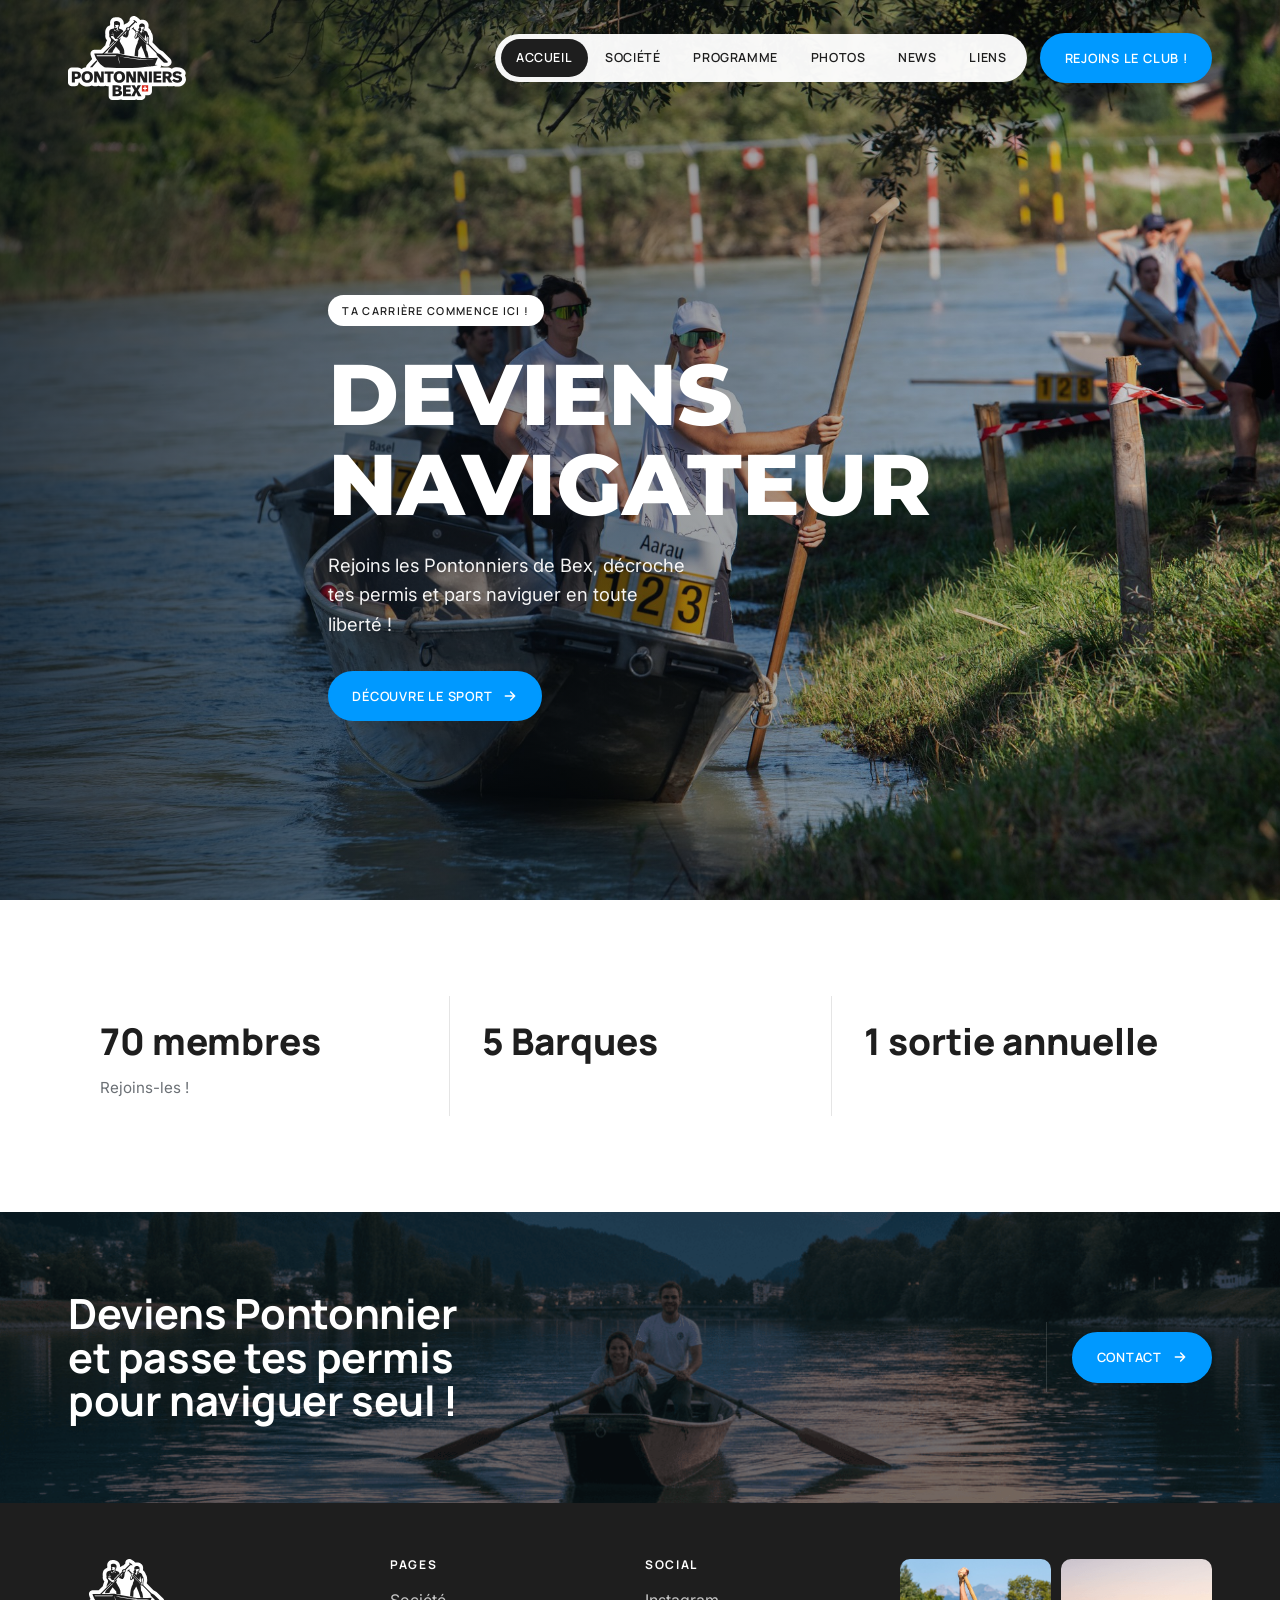
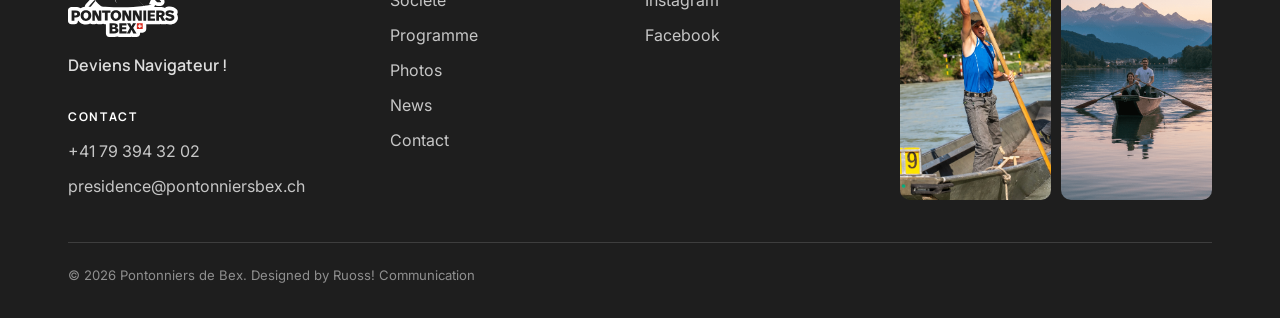
<file: index.html>
<!DOCTYPE html>
<html lang="fr">
<head>
<meta charset="UTF-8">
<meta name="viewport" content="width=device-width, initial-scale=1.0">
<title>Pontonniers de Bex | Club de pontonnage, Chablais vaudois</title>
<meta name="description" content="Rejoins les Pontonniers de Bex : formation de jeunes navigateurs, permis de navigation et sorties en barque sur le Rhône, dans le Chablais vaudois. Club fondé en 1899.">
<link rel="canonical" href="https://www.pontonniersbex.ch/">
<meta property="og:title" content="Pontonniers de Bex">
<meta property="og:description" content="Deviens Navigateur ! Rejoins les Pontonniers de Bex, décroche tes permis et pars naviguer en toute liberté.">
<meta property="og:type" content="website">
<meta property="og:url" content="https://www.pontonniersbex.ch/">
<meta property="og:image" content="https://www.pontonniersbex.ch/assets/img/hero.jpg">
<link rel="icon" type="image/svg+xml" href="assets/img/logo.svg">
<link rel="preconnect" href="https://fonts.googleapis.com">
<link rel="preconnect" href="https://fonts.gstatic.com" crossorigin>
<link href="https://fonts.googleapis.com/css2?family=Inter:wght@400;500;600&family=Manrope:wght@500;600;700;800&family=Montserrat:wght@700;800;900&display=swap" rel="stylesheet">
<link rel="stylesheet" href="css/style.css">
</head>
<body class="home">

<header class="nav">
  <div class="container nav__inner">
    <a class="nav__logo" href="./" aria-label="Pontonniers de Bex, accueil">
      <img src="assets/img/logo.svg" alt="Pontonniers de Bex">
    </a>
    <div class="nav__right">
      <nav class="nav__pill" id="menu">
        <a href="./" class="active">Accueil</a>
        <a href="societe">Société</a>
        <a href="programme">Programme</a>
        <a href="photos">Photos</a>
        <a href="news">News</a>
        <a href="liens">Liens</a>
        <a href="contact" class="pill-cta">Rejoins le Club !</a>
      </nav>
      <a href="contact" class="btn nav__cta-btn">Rejoins le Club !</a>
      <button class="nav__burger" id="burger" aria-label="Menu"><span></span><span></span><span></span></button>
    </div>
  </div>
</header>

<!-- HERO -->
<section class="hero">
  <div class="hero__bg"><img src="assets/img/hero.jpg" alt="Pontonniers de Bex en barque sur le Rhône"></div>
  <div class="container hero__inner">
    <span class="eyebrow eyebrow--pill">Ta carrière commence ici !</span>
    <h1 class="t-mont">Deviens Navigateur</h1>
    <p>Rejoins les Pontonniers de Bex, décroche tes permis et pars naviguer en toute liberté !</p>
    <a href="societe" class="btn">Découvre le sport
      <svg viewBox="0 0 24 24" fill="none" stroke="currentColor" stroke-width="2.2" stroke-linecap="round" stroke-linejoin="round"><path d="M5 12h14M13 6l6 6-6 6"/></svg>
    </a>
  </div>
</section>

<!-- STATS -->
<section class="section">
  <div class="container">
    <div class="stats__grid reveal">
      <div class="stat"><div class="stat__big">70 membres</div><div class="stat__sub">Rejoins-les !</div></div>
      <div class="stat"><div class="stat__big">5 Barques</div></div>
      <div class="stat"><div class="stat__big">1 sortie annuelle</div></div>
    </div>
  </div>
</section>

<!-- CTA -->
<section class="cta">
  <div class="cta__bg"><img src="assets/img/boat-sunset.jpg" alt=""></div>
  <div class="container cta__inner">
    <h2 class="cta__title reveal">Deviens Pontonnier et passe tes permis pour naviguer seul !</h2>
    <div class="cta__right reveal">
      <span class="cta__divider"></span>
      <a href="contact" class="btn">Contact
        <svg viewBox="0 0 24 24" fill="none" stroke="currentColor" stroke-width="2.2" stroke-linecap="round" stroke-linejoin="round"><path d="M5 12h14M13 6l6 6-6 6"/></svg>
      </a>
    </div>
  </div>
</section>

<!-- FOOTER -->
<footer class="footer">
  <div class="container">
    <div class="footer__top">
      <div class="footer__brand">
        <img src="assets/img/logo.svg" alt="Pontonniers de Bex">
        <p class="nav-tagline">Deviens Navigateur !</p>
        <div class="footer__contact">
          <h4>Contact</h4>
          <ul>
            <li><a href="tel:+41793943202">+41 79 394 32 02</a></li>
            <li><a href="mailto:presidence@pontonniersbex.ch">presidence@pontonniersbex.ch</a></li>
          </ul>
        </div>
      </div>
      <div>
        <h4>Pages</h4>
        <ul>
          <li><a href="societe">Société</a></li>
          <li><a href="programme">Programme</a></li>
          <li><a href="photos">Photos</a></li>
          <li><a href="news">News</a></li>
          <li><a href="contact">Contact</a></li>
        </ul>
      </div>
      <div>
        <h4>Social</h4>
        <ul>
          <li><a href="https://instagram.com" target="_blank" rel="noopener">Instagram</a></li>
          <li><a href="https://facebook.com" target="_blank" rel="noopener">Facebook</a></li>
        </ul>
      </div>
      <div class="footer__imgs">
        <img src="assets/img/boat-teal.jpg" alt="Barque sur une eau turquoise">
        <img src="assets/img/boat-sunset.jpg" alt="Barque au coucher de soleil">
      </div>
    </div>
    <div class="footer__bottom">© 2026 Pontonniers de Bex. Designed by Ruoss! Communication</div>
  </div>
</footer>

<script src="js/main.js"></script>
</body>
</html>
</file>
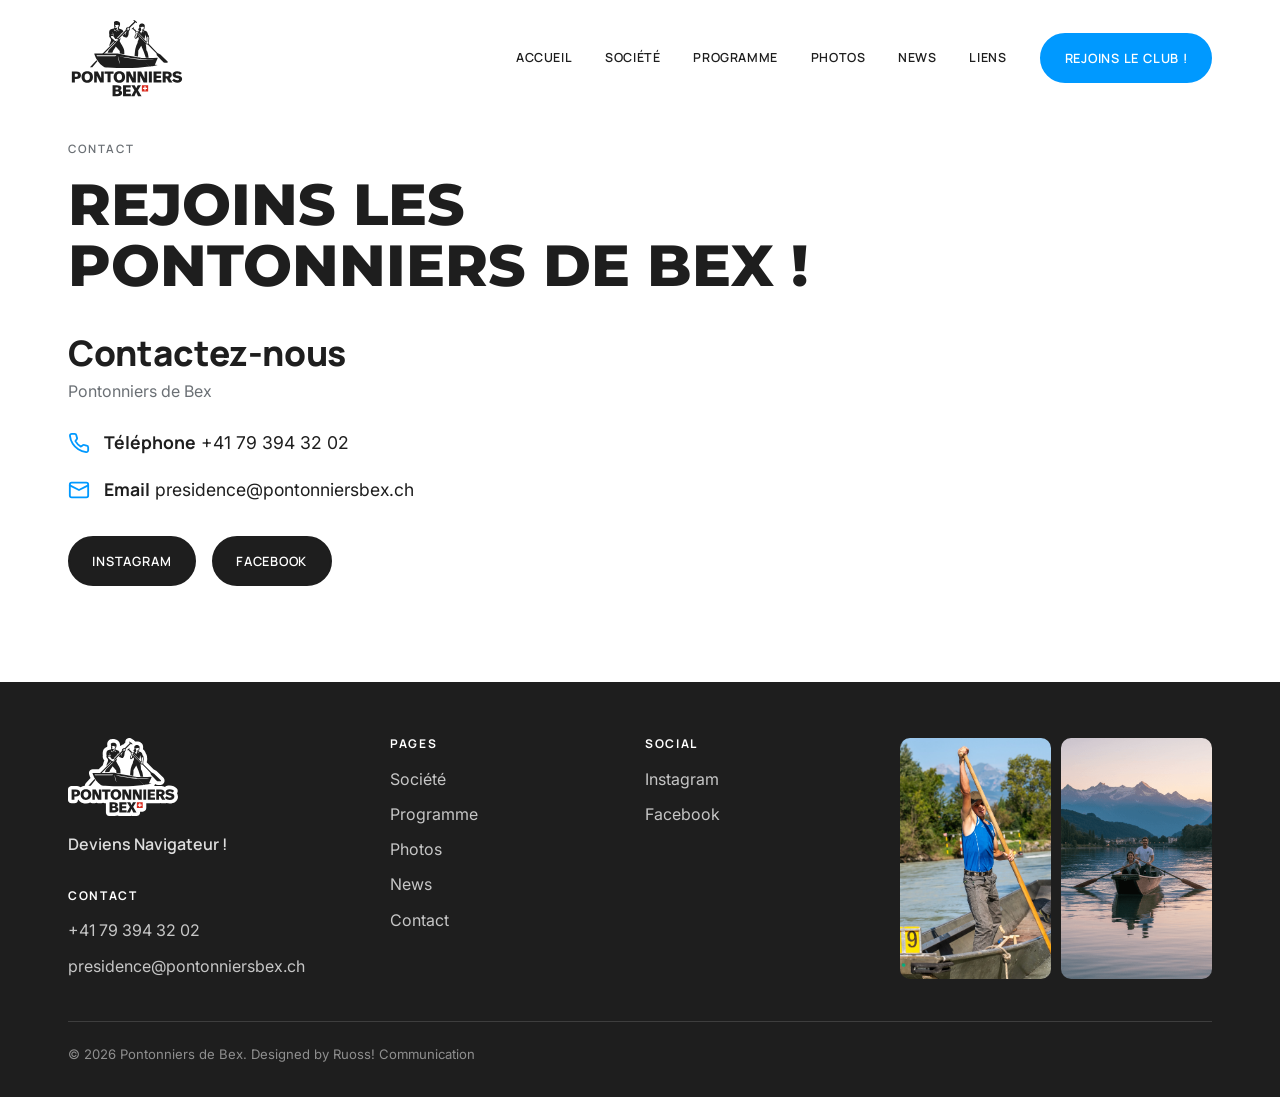
<file: contact.html>
<!DOCTYPE html>
<html lang="fr">
<head>
<meta charset="UTF-8">
<meta name="viewport" content="width=device-width, initial-scale=1.0">
<title>Contact | Pontonniers de Bex</title>
<meta name="description" content="Contacte les Pontonniers de Bex pour rejoindre le club, passer tes permis de navigation ou poser tes questions. Club de pontonnage à Bex, Chablais vaudois.">
<link rel="canonical" href="https://www.pontonniersbex.ch/contact">
<meta property="og:title" content="Contact | Pontonniers de Bex">
<meta property="og:description" content="Rejoins les Pontonniers de Bex : appelle-nous ou écris-nous.">
<meta property="og:image" content="https://www.pontonniersbex.ch/assets/img/hero.jpg">
<link rel="icon" type="image/svg+xml" href="assets/img/logo.svg">
<link rel="preconnect" href="https://fonts.googleapis.com">
<link rel="preconnect" href="https://fonts.gstatic.com" crossorigin>
<link href="https://fonts.googleapis.com/css2?family=Inter:wght@400;500;600&family=Manrope:wght@500;600;700;800&family=Montserrat:wght@700;800;900&display=swap" rel="stylesheet">
<link rel="stylesheet" href="css/style.css">
</head>
<body>

<header class="nav">
  <div class="container nav__inner">
    <a class="nav__logo" href="./" aria-label="Pontonniers de Bex, accueil">
      <img src="assets/img/logo.svg" alt="Pontonniers de Bex">
    </a>
    <div class="nav__right">
      <nav class="nav__pill" id="menu">
        <a href="./">Accueil</a>
        <a href="societe">Société</a>
        <a href="programme">Programme</a>
        <a href="photos">Photos</a>
        <a href="news">News</a>
        <a href="liens">Liens</a>
        <a href="contact" class="pill-cta">Rejoins le Club !</a>
      </nav>
      <a href="contact" class="btn nav__cta-btn">Rejoins le Club !</a>
      <button class="nav__burger" id="burger" aria-label="Menu"><span></span><span></span><span></span></button>
    </div>
  </div>
</header>

<section class="pagehero--plain">
  <div class="container">
    <p class="eyebrow">Contact</p>
    <h1 class="t-mont">Rejoins les Pontonniers de Bex !</h1>
  </div>
</section>

<section class="section" style="padding-top:0">
  <div class="container">
    <h2 class="t-man" style="font-size:clamp(1.5rem,3.5vw,2.2rem);margin-bottom:.4rem">Contactez-nous</h2>
    <p style="color:var(--muted)">Pontonniers de Bex</p>
    <div class="contact-rows">
      <div class="row">
        <svg viewBox="0 0 24 24" fill="none" stroke="currentColor" stroke-width="2" stroke-linecap="round" stroke-linejoin="round"><path d="M22 16.92v3a2 2 0 0 1-2.18 2 19.79 19.79 0 0 1-8.63-3.07 19.5 19.5 0 0 1-6-6 19.79 19.79 0 0 1-3.07-8.67A2 2 0 0 1 4.11 2h3a2 2 0 0 1 2 1.72c.13.81.36 1.6.7 2.34a2 2 0 0 1-.45 2.11L8.09 9.91a16 16 0 0 0 6 6l1.74-1.27a2 2 0 0 1 2.11-.45c.74.34 1.53.57 2.34.7A2 2 0 0 1 22 16.92z"/></svg>
        <span><b>Téléphone</b> <a href="tel:+41793943202">+41 79 394 32 02</a></span>
      </div>
      <div class="row">
        <svg viewBox="0 0 24 24" fill="none" stroke="currentColor" stroke-width="2" stroke-linecap="round" stroke-linejoin="round"><rect x="2" y="4" width="20" height="16" rx="2"/><path d="m22 7-10 5L2 7"/></svg>
        <span><b>Email</b> <a href="mailto:presidence@pontonniersbex.ch">presidence@pontonniersbex.ch</a></span>
      </div>
    </div>
    <div style="margin-top:2rem;display:flex;gap:1rem;flex-wrap:wrap">
      <a href="https://instagram.com" target="_blank" rel="noopener" class="btn btn--dark">Instagram</a>
      <a href="https://facebook.com" target="_blank" rel="noopener" class="btn btn--dark">Facebook</a>
    </div>
  </div>
</section>

<footer class="footer">
  <div class="container">
    <div class="footer__top">
      <div class="footer__brand">
        <img src="assets/img/logo.svg" alt="Pontonniers de Bex">
        <p class="nav-tagline">Deviens Navigateur !</p>
        <div class="footer__contact">
          <h4>Contact</h4>
          <ul>
            <li><a href="tel:+41793943202">+41 79 394 32 02</a></li>
            <li><a href="mailto:presidence@pontonniersbex.ch">presidence@pontonniersbex.ch</a></li>
          </ul>
        </div>
      </div>
      <div>
        <h4>Pages</h4>
        <ul>
          <li><a href="societe">Société</a></li>
          <li><a href="programme">Programme</a></li>
          <li><a href="photos">Photos</a></li>
          <li><a href="news">News</a></li>
          <li><a href="contact">Contact</a></li>
        </ul>
      </div>
      <div>
        <h4>Social</h4>
        <ul>
          <li><a href="https://instagram.com" target="_blank" rel="noopener">Instagram</a></li>
          <li><a href="https://facebook.com" target="_blank" rel="noopener">Facebook</a></li>
        </ul>
      </div>
      <div class="footer__imgs">
        <img src="assets/img/boat-teal.jpg" alt="Barque sur une eau turquoise">
        <img src="assets/img/boat-sunset.jpg" alt="Barque au coucher de soleil">
      </div>
    </div>
    <div class="footer__bottom">© 2026 Pontonniers de Bex. Designed by Ruoss! Communication</div>
  </div>
</footer>

<script src="js/main.js"></script>
</body>
</html>
</file>
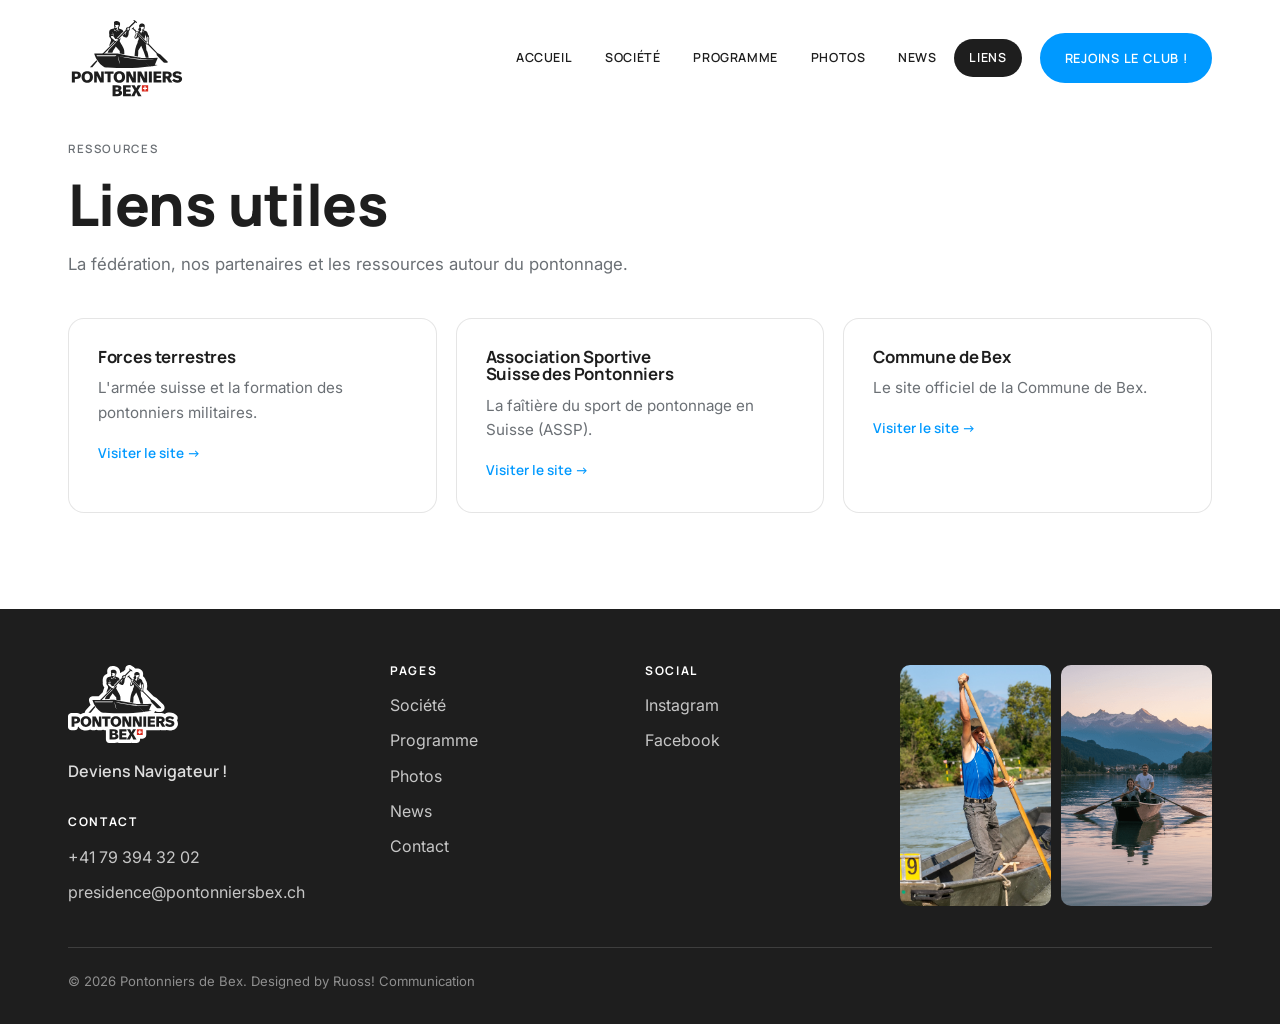
<file: liens.html>
<!DOCTYPE html>
<html lang="fr">
<head>
<meta charset="UTF-8">
<meta name="viewport" content="width=device-width, initial-scale=1.0">
<title>Liens utiles | Pontonniers de Bex</title>
<meta name="description" content="Liens utiles autour du pontonnage : Forces terrestres, Association Sportive Suisse des Pontonniers et Commune de Bex.">
<link rel="canonical" href="https://www.pontonniersbex.ch/liens">
<meta property="og:title" content="Liens utiles | Pontonniers de Bex">
<meta property="og:description" content="Fédération, partenaires et liens utiles des Pontonniers de Bex.">
<meta property="og:image" content="https://www.pontonniersbex.ch/assets/img/boat-sunset.jpg">
<link rel="icon" type="image/svg+xml" href="assets/img/logo.svg">
<link rel="preconnect" href="https://fonts.googleapis.com">
<link rel="preconnect" href="https://fonts.gstatic.com" crossorigin>
<link href="https://fonts.googleapis.com/css2?family=Inter:wght@400;500;600&family=Manrope:wght@500;600;700;800&family=Montserrat:wght@700;800;900&display=swap" rel="stylesheet">
<link rel="stylesheet" href="css/style.css">
</head>
<body>

<header class="nav">
  <div class="container nav__inner">
    <a class="nav__logo" href="./" aria-label="Pontonniers de Bex, accueil">
      <img src="assets/img/logo.svg" alt="Pontonniers de Bex">
    </a>
    <div class="nav__right">
      <nav class="nav__pill" id="menu">
        <a href="./">Accueil</a>
        <a href="societe">Société</a>
        <a href="programme">Programme</a>
        <a href="photos">Photos</a>
        <a href="news">News</a>
        <a href="liens" class="active">Liens</a>
        <a href="contact" class="pill-cta">Rejoins le Club !</a>
      </nav>
      <a href="contact" class="btn nav__cta-btn">Rejoins le Club !</a>
      <button class="nav__burger" id="burger" aria-label="Menu"><span></span><span></span><span></span></button>
    </div>
  </div>
</header>

<section class="pagehero--plain">
  <div class="container">
    <p class="eyebrow">Ressources</p>
    <h1 class="t-man">Liens utiles</h1>
    <p class="lead">La fédération, nos partenaires et les ressources autour du pontonnage.</p>
  </div>
</section>

<section class="section" style="padding-top:0">
  <div class="container">
    <div class="cardgrid">
      <a class="card reveal" href="https://www.vtg.admin.ch/fr/forces-terrestres" target="_blank" rel="noopener">
        <h3>Forces terrestres</h3>
        <p>L'armée suisse et la formation des pontonniers militaires.</p>
        <span class="more">Visiter le site →</span>
      </a>
      <a class="card reveal" href="https://www.pontonier.ch/cms/" target="_blank" rel="noopener">
        <h3>Association Sportive Suisse des Pontonniers</h3>
        <p>La faîtière du sport de pontonnage en Suisse (ASSP).</p>
        <span class="more">Visiter le site →</span>
      </a>
      <a class="card reveal" href="https://www.bex.ch/" target="_blank" rel="noopener">
        <h3>Commune de Bex</h3>
        <p>Le site officiel de la Commune de Bex.</p>
        <span class="more">Visiter le site →</span>
      </a>
    </div>
  </div>
</section>

<footer class="footer">
  <div class="container">
    <div class="footer__top">
      <div class="footer__brand">
        <img src="assets/img/logo.svg" alt="Pontonniers de Bex">
        <p class="nav-tagline">Deviens Navigateur !</p>
        <div class="footer__contact">
          <h4>Contact</h4>
          <ul>
            <li><a href="tel:+41793943202">+41 79 394 32 02</a></li>
            <li><a href="mailto:presidence@pontonniersbex.ch">presidence@pontonniersbex.ch</a></li>
          </ul>
        </div>
      </div>
      <div>
        <h4>Pages</h4>
        <ul>
          <li><a href="societe">Société</a></li>
          <li><a href="programme">Programme</a></li>
          <li><a href="photos">Photos</a></li>
          <li><a href="news">News</a></li>
          <li><a href="contact">Contact</a></li>
        </ul>
      </div>
      <div>
        <h4>Social</h4>
        <ul>
          <li><a href="https://instagram.com" target="_blank" rel="noopener">Instagram</a></li>
          <li><a href="https://facebook.com" target="_blank" rel="noopener">Facebook</a></li>
        </ul>
      </div>
      <div class="footer__imgs">
        <img src="assets/img/boat-teal.jpg" alt="Barque sur une eau turquoise">
        <img src="assets/img/boat-sunset.jpg" alt="Barque au coucher de soleil">
      </div>
    </div>
    <div class="footer__bottom">© 2026 Pontonniers de Bex. Designed by Ruoss! Communication</div>
  </div>
</footer>

<script src="js/main.js"></script>
</body>
</html>
</file>
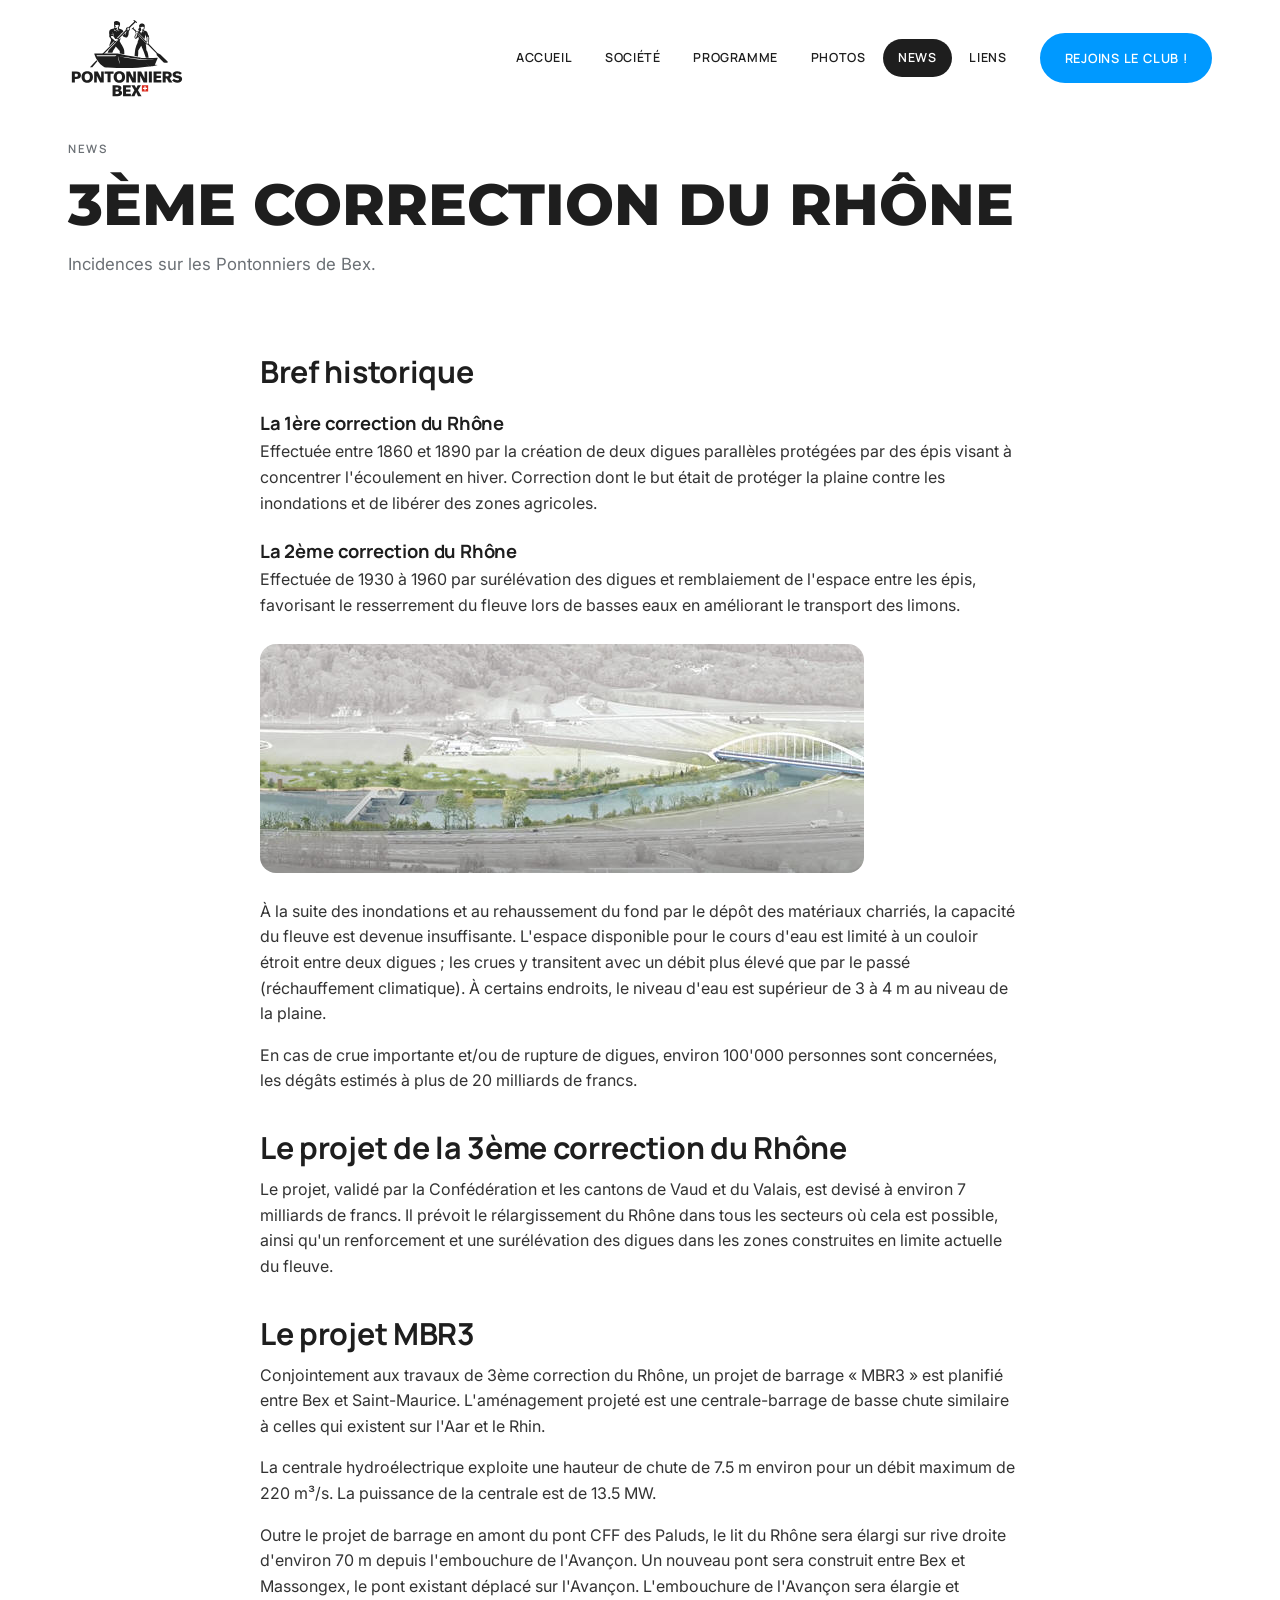
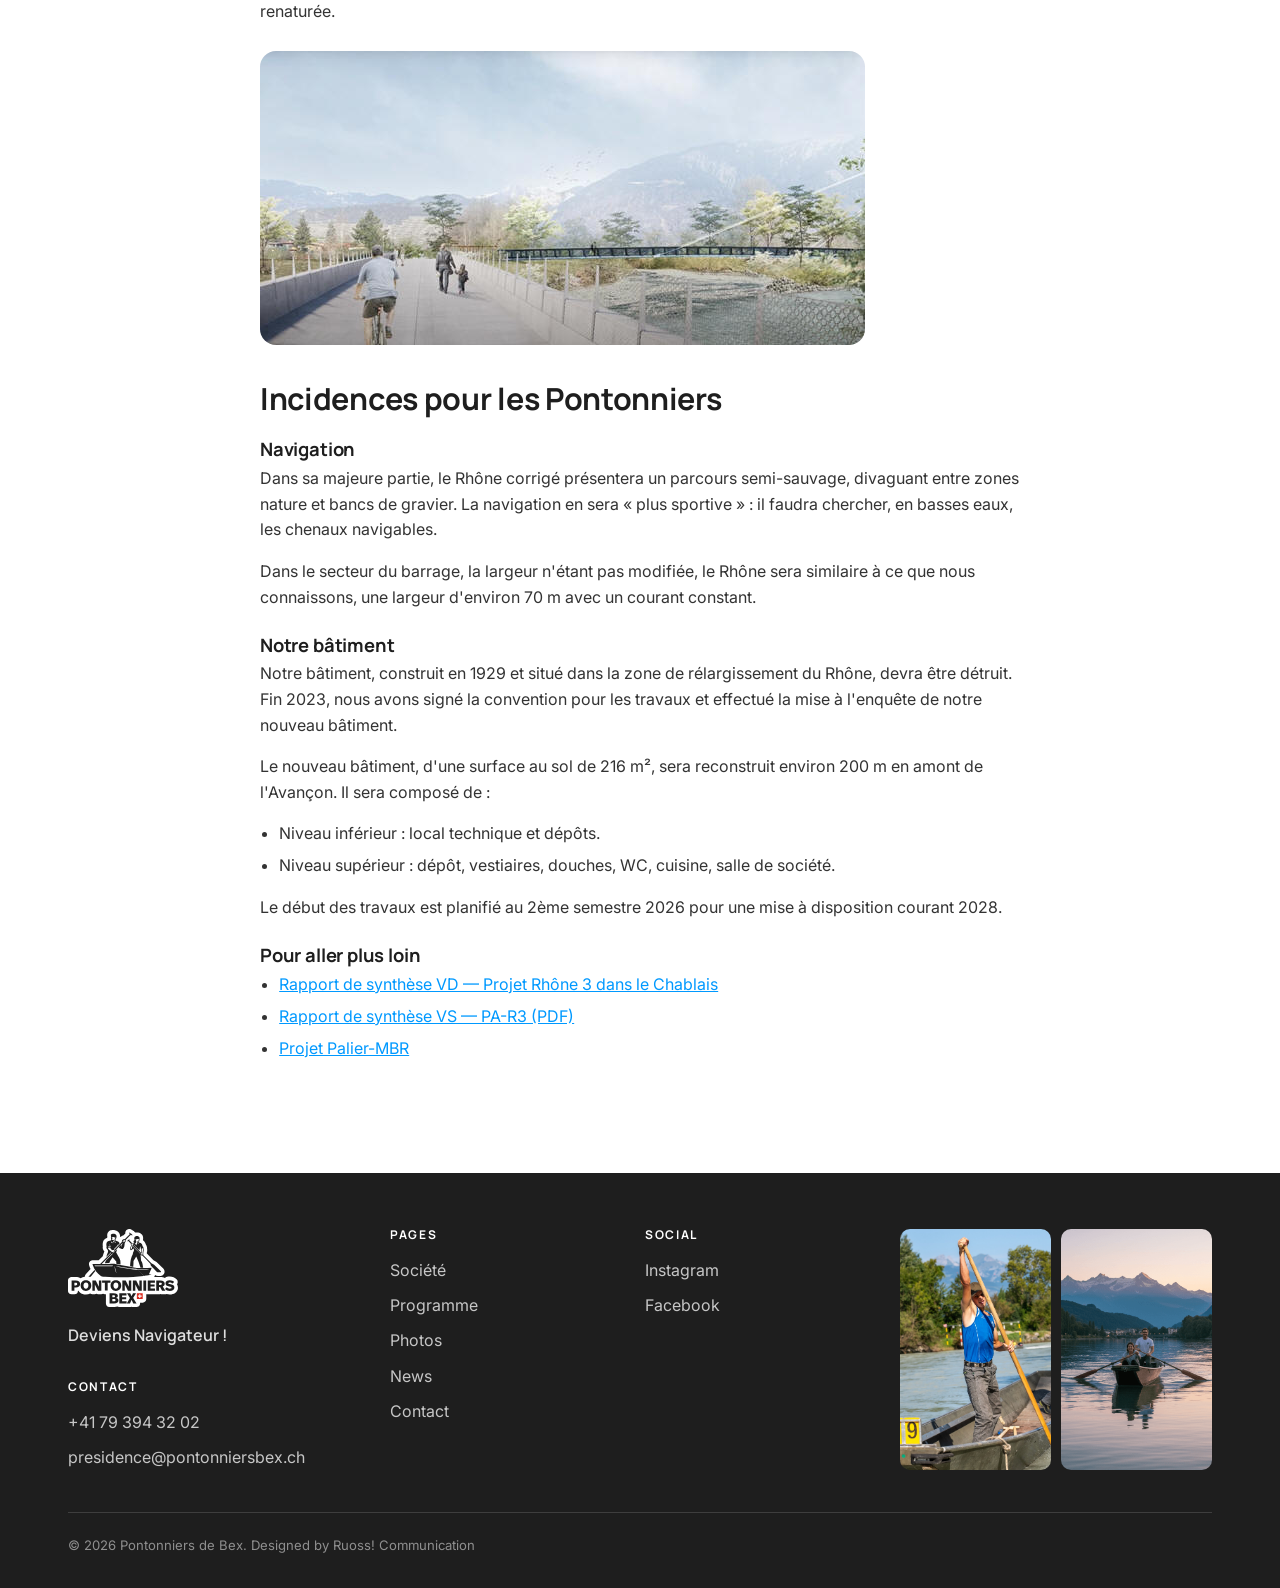
<file: news.html>
<!DOCTYPE html>
<html lang="fr">
<head>
<meta charset="UTF-8">
<meta name="viewport" content="width=device-width, initial-scale=1.0">
<title>News | Pontonniers de Bex</title>
<meta name="description" content="Actualités des Pontonniers de Bex : la 3ème correction du Rhône, le projet de barrage MBR3 et leurs incidences sur la navigation et le bâtiment du club.">
<link rel="canonical" href="https://www.pontonniersbex.ch/news">
<meta property="og:title" content="News | Pontonniers de Bex">
<meta property="og:description" content="3ème correction du Rhône : incidences sur les Pontonniers de Bex.">
<meta property="og:image" content="https://www.pontonniersbex.ch/assets/img/news/DY4uyGHmsDW0TFa6qLJC2TkiCb0.jpg">
<link rel="icon" type="image/svg+xml" href="assets/img/logo.svg">
<link rel="preconnect" href="https://fonts.googleapis.com">
<link rel="preconnect" href="https://fonts.gstatic.com" crossorigin>
<link href="https://fonts.googleapis.com/css2?family=Inter:wght@400;500;600&family=Manrope:wght@500;600;700;800&family=Montserrat:wght@700;800;900&display=swap" rel="stylesheet">
<link rel="stylesheet" href="css/style.css">
</head>
<body>

<header class="nav">
  <div class="container nav__inner">
    <a class="nav__logo" href="./" aria-label="Pontonniers de Bex, accueil">
      <img src="assets/img/logo.svg" alt="Pontonniers de Bex">
    </a>
    <div class="nav__right">
      <nav class="nav__pill" id="menu">
        <a href="./">Accueil</a>
        <a href="societe">Société</a>
        <a href="programme">Programme</a>
        <a href="photos">Photos</a>
        <a href="news" class="active">News</a>
        <a href="liens">Liens</a>
        <a href="contact" class="pill-cta">Rejoins le Club !</a>
      </nav>
      <a href="contact" class="btn nav__cta-btn">Rejoins le Club !</a>
      <button class="nav__burger" id="burger" aria-label="Menu"><span></span><span></span><span></span></button>
    </div>
  </div>
</header>

<section class="pagehero--plain">
  <div class="container">
    <p class="eyebrow">News</p>
    <h1 class="t-mont">3ème correction du Rhône</h1>
    <p class="lead">Incidences sur les Pontonniers de Bex.</p>
  </div>
</section>

<section class="section" style="padding-top:0">
  <article class="article reveal">
    <h2>Bref historique</h2>

    <h3>La 1ère correction du Rhône</h3>
    <p>Effectuée entre 1860 et 1890 par la création de deux digues parallèles protégées par des épis visant à concentrer l'écoulement en hiver. Correction dont le but était de protéger la plaine contre les inondations et de libérer des zones agricoles.</p>

    <h3>La 2ème correction du Rhône</h3>
    <p>Effectuée de 1930 à 1960 par surélévation des digues et remblaiement de l'espace entre les épis, favorisant le resserrement du fleuve lors de basses eaux en améliorant le transport des limons.</p>

    <img src="assets/img/news/LoGkEMTgSya9E5LIdXJRNHbCM.jpg" alt="Le Rhône et son aménagement">

    <p>À la suite des inondations et au rehaussement du fond par le dépôt des matériaux charriés, la capacité du fleuve est devenue insuffisante. L'espace disponible pour le cours d'eau est limité à un couloir étroit entre deux digues ; les crues y transitent avec un débit plus élevé que par le passé (réchauffement climatique). À certains endroits, le niveau d'eau est supérieur de 3 à 4 m au niveau de la plaine.</p>
    <p>En cas de crue importante et/ou de rupture de digues, environ 100'000 personnes sont concernées, les dégâts estimés à plus de 20 milliards de francs.</p>

    <h2>Le projet de la 3ème correction du Rhône</h2>
    <p>Le projet, validé par la Confédération et les cantons de Vaud et du Valais, est devisé à environ 7 milliards de francs. Il prévoit le rélargissement du Rhône dans tous les secteurs où cela est possible, ainsi qu'un renforcement et une surélévation des digues dans les zones construites en limite actuelle du fleuve.</p>

    <h2>Le projet MBR3</h2>
    <p>Conjointement aux travaux de 3ème correction du Rhône, un projet de barrage « MBR3 » est planifié entre Bex et Saint-Maurice. L'aménagement projeté est une centrale-barrage de basse chute similaire à celles qui existent sur l'Aar et le Rhin.</p>
    <p>La centrale hydroélectrique exploite une hauteur de chute de 7.5 m environ pour un débit maximum de 220 m³/s. La puissance de la centrale est de 13.5 MW.</p>
    <p>Outre le projet de barrage en amont du pont CFF des Paluds, le lit du Rhône sera élargi sur rive droite d'environ 70 m depuis l'embouchure de l'Avançon. Un nouveau pont sera construit entre Bex et Massongex, le pont existant déplacé sur l'Avançon. L'embouchure de l'Avançon sera élargie et renaturée.</p>

    <img src="assets/img/news/ho1niCUvgzCBf0vyJHZHIkE8mOw.jpg" alt="Barque sur le Rhône">

    <h2>Incidences pour les Pontonniers</h2>

    <h3>Navigation</h3>
    <p>Dans sa majeure partie, le Rhône corrigé présentera un parcours semi-sauvage, divaguant entre zones nature et bancs de gravier. La navigation en sera « plus sportive » : il faudra chercher, en basses eaux, les chenaux navigables.</p>
    <p>Dans le secteur du barrage, la largeur n'étant pas modifiée, le Rhône sera similaire à ce que nous connaissons, une largeur d'environ 70 m avec un courant constant.</p>

    <h3>Notre bâtiment</h3>
    <p>Notre bâtiment, construit en 1929 et situé dans la zone de rélargissement du Rhône, devra être détruit. Fin 2023, nous avons signé la convention pour les travaux et effectué la mise à l'enquête de notre nouveau bâtiment.</p>
    <p>Le nouveau bâtiment, d'une surface au sol de 216 m², sera reconstruit environ 200 m en amont de l'Avançon. Il sera composé de :</p>
    <ul>
      <li>Niveau inférieur : local technique et dépôts.</li>
      <li>Niveau supérieur : dépôt, vestiaires, douches, WC, cuisine, salle de société.</li>
    </ul>
    <p>Le début des travaux est planifié au 2ème semestre 2026 pour une mise à disposition courant 2028.</p>

    <h3>Pour aller plus loin</h3>
    <ul>
      <li><a href="https://www.vd.ch/themes/environnement/eaux/lacs-et-cours-deau-espace-reserve-aux-eaux-cheminement-entretien-amenagement-hydrologie/le-projet-rhone-3-dans-le-chablais" target="_blank" rel="noopener">Rapport de synthèse VD — Projet Rhône 3 dans le Chablais</a></li>
      <li><a href="https://www.vs.ch/documents/18863675/18936540/PA-R3.pdf/9eb5666f-39c6-4c6d-b7ce-eb5fd91c0f3b?t=1567774010746" target="_blank" rel="noopener">Rapport de synthèse VS — PA-R3 (PDF)</a></li>
      <li><a href="https://palier-mbr.ch/projet" target="_blank" rel="noopener">Projet Palier-MBR</a></li>
    </ul>
  </article>
</section>

<footer class="footer">
  <div class="container">
    <div class="footer__top">
      <div class="footer__brand">
        <img src="assets/img/logo.svg" alt="Pontonniers de Bex">
        <p class="nav-tagline">Deviens Navigateur !</p>
        <div class="footer__contact">
          <h4>Contact</h4>
          <ul>
            <li><a href="tel:+41793943202">+41 79 394 32 02</a></li>
            <li><a href="mailto:presidence@pontonniersbex.ch">presidence@pontonniersbex.ch</a></li>
          </ul>
        </div>
      </div>
      <div>
        <h4>Pages</h4>
        <ul>
          <li><a href="societe">Société</a></li>
          <li><a href="programme">Programme</a></li>
          <li><a href="photos">Photos</a></li>
          <li><a href="news">News</a></li>
          <li><a href="contact">Contact</a></li>
        </ul>
      </div>
      <div>
        <h4>Social</h4>
        <ul>
          <li><a href="https://instagram.com" target="_blank" rel="noopener">Instagram</a></li>
          <li><a href="https://facebook.com" target="_blank" rel="noopener">Facebook</a></li>
        </ul>
      </div>
      <div class="footer__imgs">
        <img src="assets/img/boat-teal.jpg" alt="Barque sur une eau turquoise">
        <img src="assets/img/boat-sunset.jpg" alt="Barque au coucher de soleil">
      </div>
    </div>
    <div class="footer__bottom">© 2026 Pontonniers de Bex. Designed by Ruoss! Communication</div>
  </div>
</footer>

<script src="js/main.js"></script>
</body>
</html>
</file>
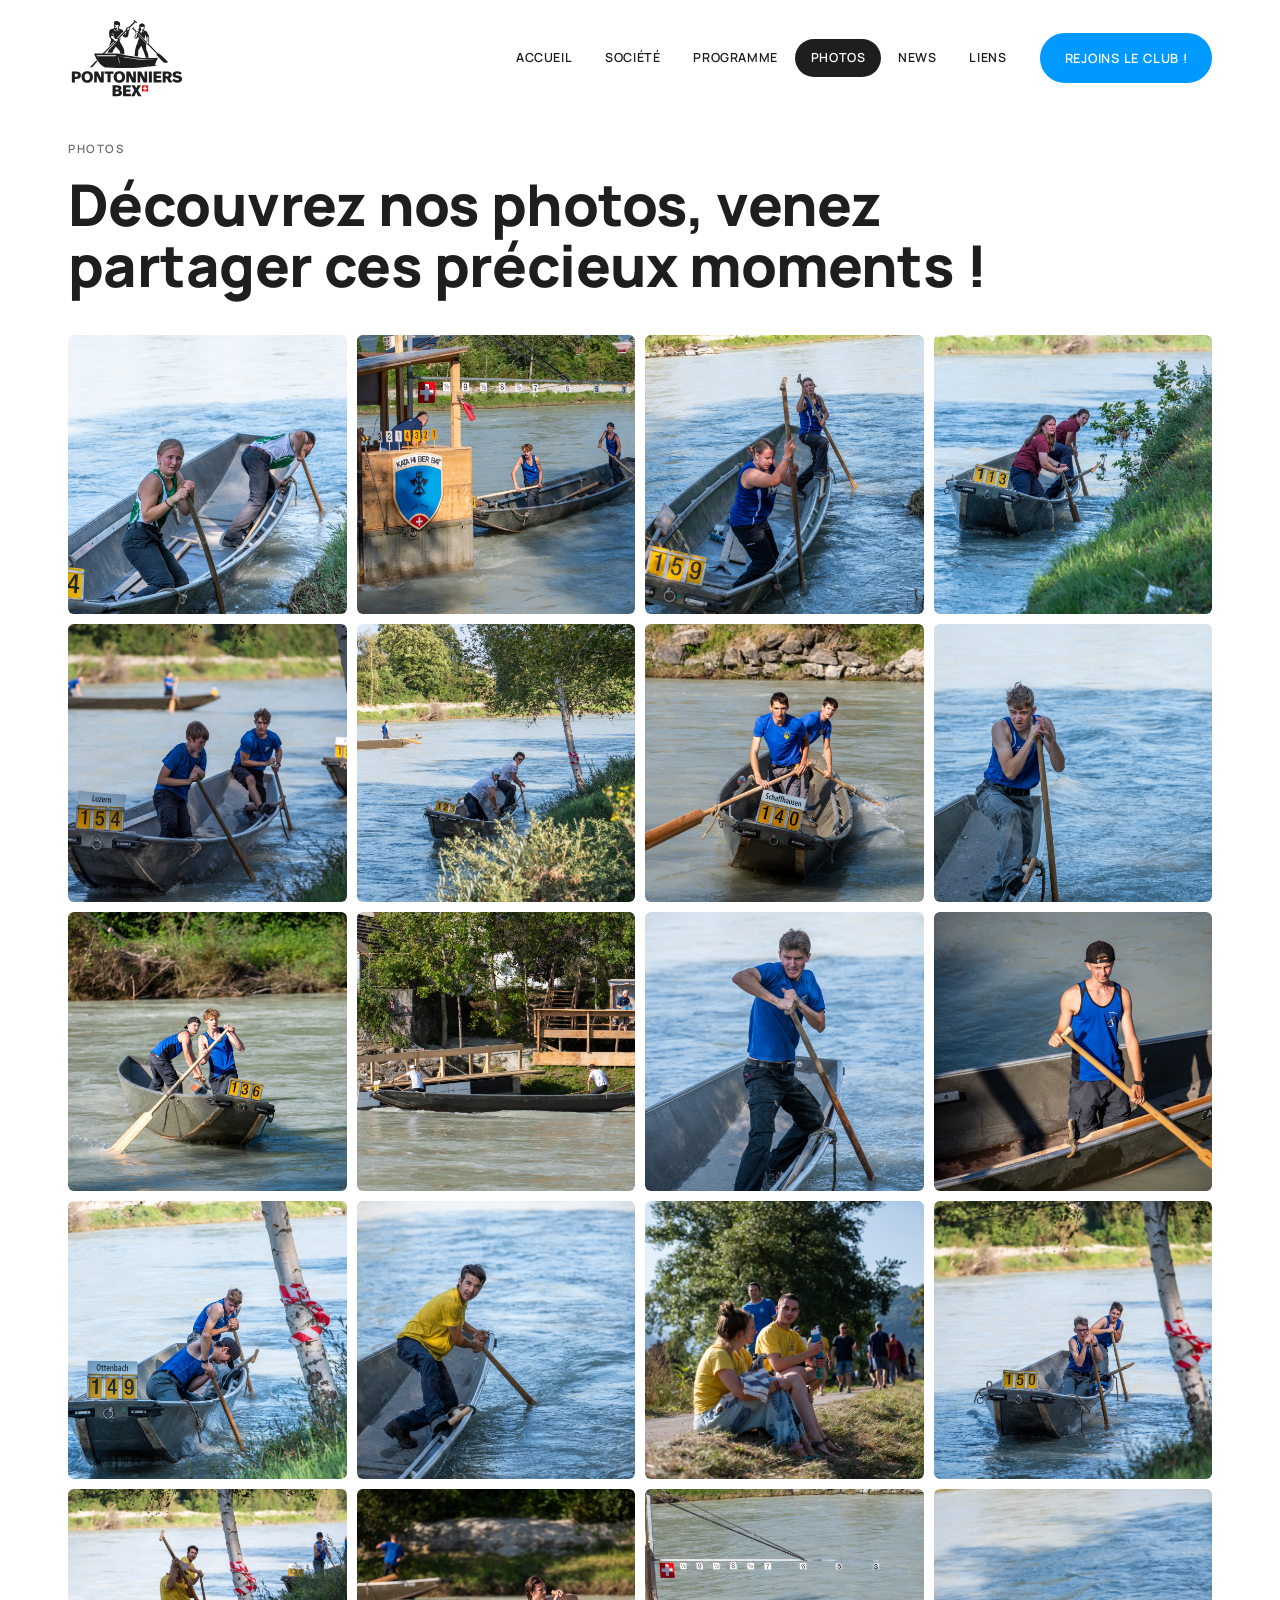
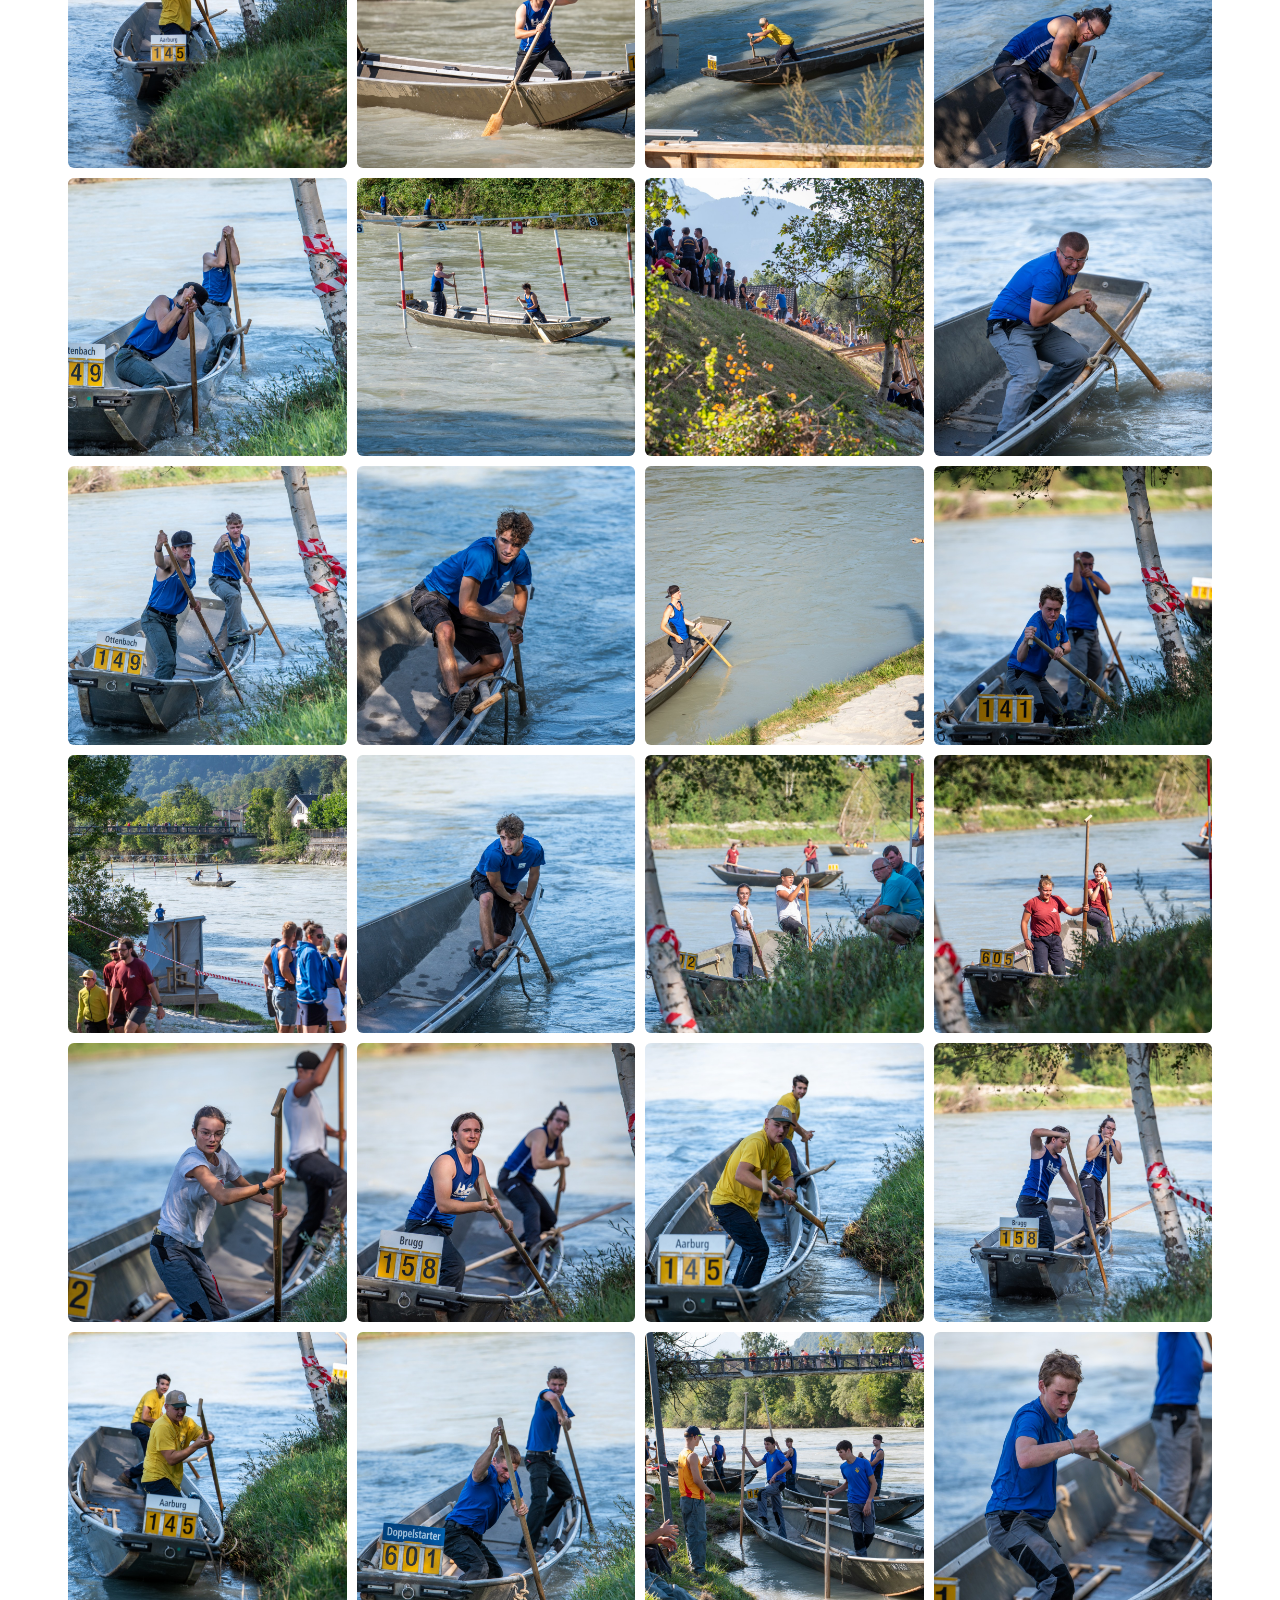
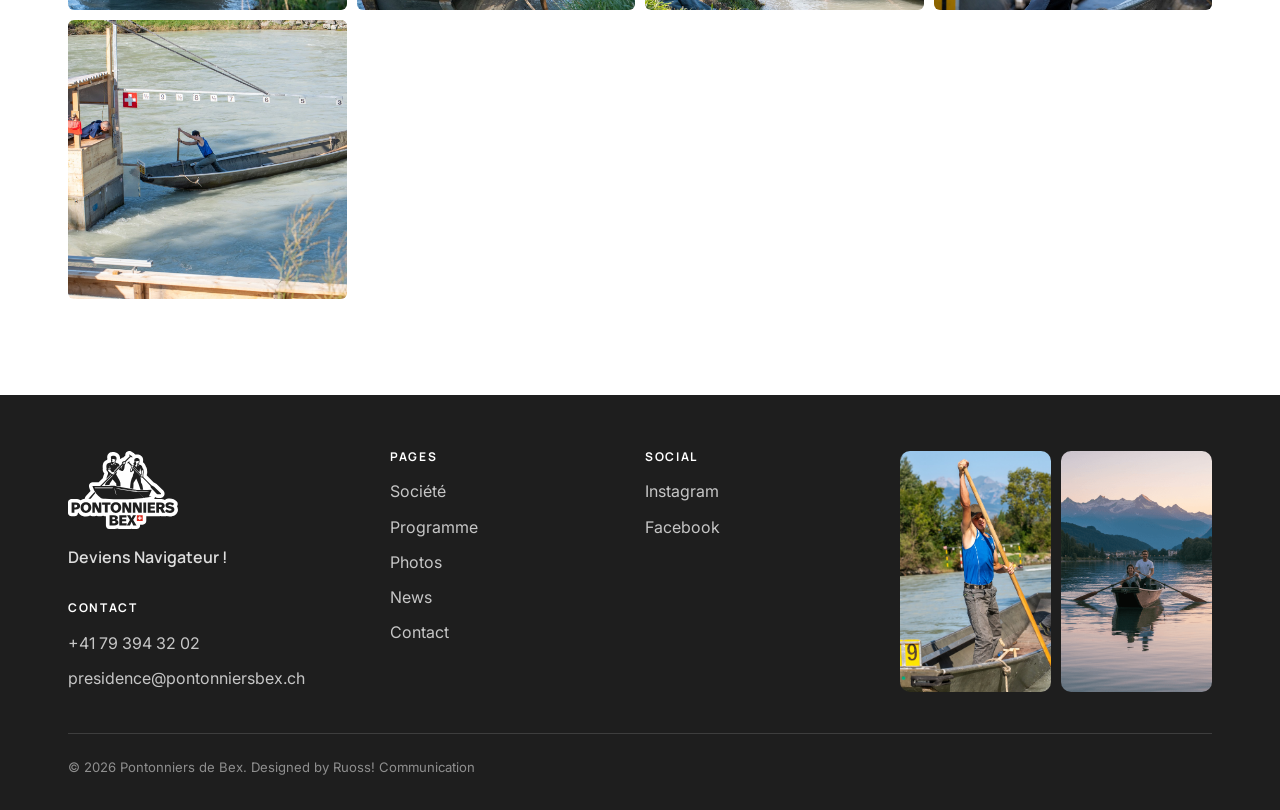
<file: photos.html>
<!DOCTYPE html>
<html lang="fr">
<head>
<meta charset="UTF-8">
<meta name="viewport" content="width=device-width, initial-scale=1.0">
<title>Photos | Pontonniers de Bex</title>
<meta name="description" content="Galerie photos des Pontonniers de Bex : concours de pontonnage, sorties en barque, événements et vie du club sur le Rhône, dans le Chablais vaudois.">
<link rel="canonical" href="https://www.pontonniersbex.ch/photos">
<meta property="og:title" content="Photos | Pontonniers de Bex">
<meta property="og:description" content="Découvrez nos photos, venez partager ces précieux moments !">
<meta property="og:image" content="https://www.pontonniersbex.ch/assets/img/boat-teal.jpg">
<link rel="icon" type="image/svg+xml" href="assets/img/logo.svg">
<link rel="preconnect" href="https://fonts.googleapis.com">
<link rel="preconnect" href="https://fonts.gstatic.com" crossorigin>
<link href="https://fonts.googleapis.com/css2?family=Inter:wght@400;500;600&family=Manrope:wght@500;600;700;800&family=Montserrat:wght@700;800;900&display=swap" rel="stylesheet">
<link rel="stylesheet" href="css/style.css">
</head>
<body>

<header class="nav">
  <div class="container nav__inner">
    <a class="nav__logo" href="./" aria-label="Pontonniers de Bex, accueil">
      <img src="assets/img/logo.svg" alt="Pontonniers de Bex">
    </a>
    <div class="nav__right">
      <nav class="nav__pill" id="menu">
        <a href="./">Accueil</a>
        <a href="societe">Société</a>
        <a href="programme">Programme</a>
        <a href="photos" class="active">Photos</a>
        <a href="news">News</a>
        <a href="liens">Liens</a>
        <a href="contact" class="pill-cta">Rejoins le Club !</a>
      </nav>
      <a href="contact" class="btn nav__cta-btn">Rejoins le Club !</a>
      <button class="nav__burger" id="burger" aria-label="Menu"><span></span><span></span><span></span></button>
    </div>
  </div>
</header>

<section class="pagehero--plain">
  <div class="container">
    <p class="eyebrow">Photos</p>
    <h1 class="t-man">Découvrez nos photos, venez partager ces précieux moments !</h1>
  </div>
</section>

<section class="section" style="padding-top:0">
  <div class="container">
    <div class="gallery">
        <img src="assets/img/gallery/2RYSsN4S6PTn9wzigHxzZ7DJlTY.jpg" alt="Pontonniers de Bex" loading="lazy">
        <img src="assets/img/gallery/4kW3iIWQaAIlXgbYc2dCw1WeCh4.jpg" alt="Pontonniers de Bex" loading="lazy">
        <img src="assets/img/gallery/5GkbzXc38aZuKN43uOYDsXGyIo.jpg" alt="Pontonniers de Bex" loading="lazy">
        <img src="assets/img/gallery/6frP2mx2NAhvJNs57uE7wmy9Eeo.jpg" alt="Pontonniers de Bex" loading="lazy">
        <img src="assets/img/gallery/8M78PEsSds3oGdiCpfDBCfgi1Ps.jpg" alt="Pontonniers de Bex" loading="lazy">
        <img src="assets/img/gallery/B4q3Vvp8wLR9IO2yvjl6FY5Rus.jpg" alt="Pontonniers de Bex" loading="lazy">
        <img src="assets/img/gallery/BAlSq6Z0gLvMjtImhkHUJCmj9tE.jpg" alt="Pontonniers de Bex" loading="lazy">
        <img src="assets/img/gallery/CcifVb4hO7rmuCr9pQlCLNZ23E.jpg" alt="Pontonniers de Bex" loading="lazy">
        <img src="assets/img/gallery/I8zieukigsaKOQZVDVxupjymKWM.jpg" alt="Pontonniers de Bex" loading="lazy">
        <img src="assets/img/gallery/IHcFmz134JMYI2InQPisiTu8slk.jpg" alt="Pontonniers de Bex" loading="lazy">
        <img src="assets/img/gallery/Kl9LVtLsH7hcytEgR4kh1nmAl24.jpg" alt="Pontonniers de Bex" loading="lazy">
        <img src="assets/img/gallery/L9xbklCx2s8LLtWG7XJliPgCQdQ.jpg" alt="Pontonniers de Bex" loading="lazy">
        <img src="assets/img/gallery/LnEBNyG2w1ivBAOHM8JrOh4CK8.jpg" alt="Pontonniers de Bex" loading="lazy">
        <img src="assets/img/gallery/LqWQ2lyrPWeR9wxkoh0RZEQMtUI.jpg" alt="Pontonniers de Bex" loading="lazy">
        <img src="assets/img/gallery/MOBNAUSw60ufCqKwlWHB6Gtgz3Q.jpg" alt="Pontonniers de Bex" loading="lazy">
        <img src="assets/img/gallery/N3CNXS6UWsuyePcKTnwc5CIRs.jpg" alt="Pontonniers de Bex" loading="lazy">
        <img src="assets/img/gallery/SRBu0gGGHctLZta3tCa2AMfMq6g.jpg" alt="Pontonniers de Bex" loading="lazy">
        <img src="assets/img/gallery/UK7q8D5UbD4ilFGgYNCFgARAc2Q.jpg" alt="Pontonniers de Bex" loading="lazy">
        <img src="assets/img/gallery/Un9BHPRrP8Vg7AJstvdwWAsrk.jpg" alt="Pontonniers de Bex" loading="lazy">
        <img src="assets/img/gallery/UtHRRL1RaJStx52FSe3XloEESi4.jpg" alt="Pontonniers de Bex" loading="lazy">
        <img src="assets/img/gallery/VwYSrcygWQJQEzd9i4GIsmcBXDg.jpg" alt="Pontonniers de Bex" loading="lazy">
        <img src="assets/img/gallery/XuWmaV3rTcnmifxlxrmWKY8r1K0.jpg" alt="Pontonniers de Bex" loading="lazy">
        <img src="assets/img/gallery/Z18mzLRq5aPNRzEkDVVZ3aIKRiM.jpg" alt="Pontonniers de Bex" loading="lazy">
        <img src="assets/img/gallery/Zgzg7sN8WwSr2lmWBwXvr0N5Rc.jpg" alt="Pontonniers de Bex" loading="lazy">
        <img src="assets/img/gallery/d87LjxhuoryG2ntVu24cdlR4wY.jpg" alt="Pontonniers de Bex" loading="lazy">
        <img src="assets/img/gallery/duk8ejXZPJkJgYHUfKnHyLtoE.jpg" alt="Pontonniers de Bex" loading="lazy">
        <img src="assets/img/gallery/lCRI83yVokr9F4VYlEpKj8cWY.jpg" alt="Pontonniers de Bex" loading="lazy">
        <img src="assets/img/gallery/lYR7jGVofpbYt1z6g3F8a6Wo4rs.jpg" alt="Pontonniers de Bex" loading="lazy">
        <img src="assets/img/gallery/mdgVM7zolQh3jI29iZGuCaTiDY.jpg" alt="Pontonniers de Bex" loading="lazy">
        <img src="assets/img/gallery/n1ZpsgqfOpmCs9CDAM4eiWPECb0.jpg" alt="Pontonniers de Bex" loading="lazy">
        <img src="assets/img/gallery/nIDjUl2lThVBInv0pUYYltYbyo.jpg" alt="Pontonniers de Bex" loading="lazy">
        <img src="assets/img/gallery/o4AAkd3VYrfRHug2hunJhjZ7TA.jpg" alt="Pontonniers de Bex" loading="lazy">
        <img src="assets/img/gallery/oqXDb5ttgi9FpjElm6j40FMm37M.jpg" alt="Pontonniers de Bex" loading="lazy">
        <img src="assets/img/gallery/rHjYMu4uyw3c57TiiAI5zi1s0Co.jpg" alt="Pontonniers de Bex" loading="lazy">
        <img src="assets/img/gallery/rIEmoPyPczSg3PWx1KJP3DcPKRM.jpg" alt="Pontonniers de Bex" loading="lazy">
        <img src="assets/img/gallery/tqaaBfYh6apLNoUwExrBhU9mw.jpg" alt="Pontonniers de Bex" loading="lazy">
        <img src="assets/img/gallery/u2HvDp5Hwov4aw6bV9moCLr1p4.jpg" alt="Pontonniers de Bex" loading="lazy">
        <img src="assets/img/gallery/v1hQBssNZeRWCvGYiDAxp7IDJ7E.jpg" alt="Pontonniers de Bex" loading="lazy">
        <img src="assets/img/gallery/xU7rtD4ej9J3SQCiAJzlJMCjj8.jpg" alt="Pontonniers de Bex" loading="lazy">
        <img src="assets/img/gallery/yv7ExusgRZiBHHa5hmULfp22qk8.jpg" alt="Pontonniers de Bex" loading="lazy">
        <img src="assets/img/gallery/zGDqruBZJKqZTEohl55Wv9a7Ogs.jpg" alt="Pontonniers de Bex" loading="lazy">
    </div>
  </div>
</section>

<footer class="footer">
  <div class="container">
    <div class="footer__top">
      <div class="footer__brand">
        <img src="assets/img/logo.svg" alt="Pontonniers de Bex">
        <p class="nav-tagline">Deviens Navigateur !</p>
        <div class="footer__contact">
          <h4>Contact</h4>
          <ul>
            <li><a href="tel:+41793943202">+41 79 394 32 02</a></li>
            <li><a href="mailto:presidence@pontonniersbex.ch">presidence@pontonniersbex.ch</a></li>
          </ul>
        </div>
      </div>
      <div>
        <h4>Pages</h4>
        <ul>
          <li><a href="societe">Société</a></li>
          <li><a href="programme">Programme</a></li>
          <li><a href="photos">Photos</a></li>
          <li><a href="news">News</a></li>
          <li><a href="contact">Contact</a></li>
        </ul>
      </div>
      <div>
        <h4>Social</h4>
        <ul>
          <li><a href="https://instagram.com" target="_blank" rel="noopener">Instagram</a></li>
          <li><a href="https://facebook.com" target="_blank" rel="noopener">Facebook</a></li>
        </ul>
      </div>
      <div class="footer__imgs">
        <img src="assets/img/boat-teal.jpg" alt="Barque sur une eau turquoise">
        <img src="assets/img/boat-sunset.jpg" alt="Barque au coucher de soleil">
      </div>
    </div>
    <div class="footer__bottom">© 2026 Pontonniers de Bex. Designed by Ruoss! Communication</div>
  </div>
</footer>

<script src="js/main.js"></script>
</body>
</html>
</file>
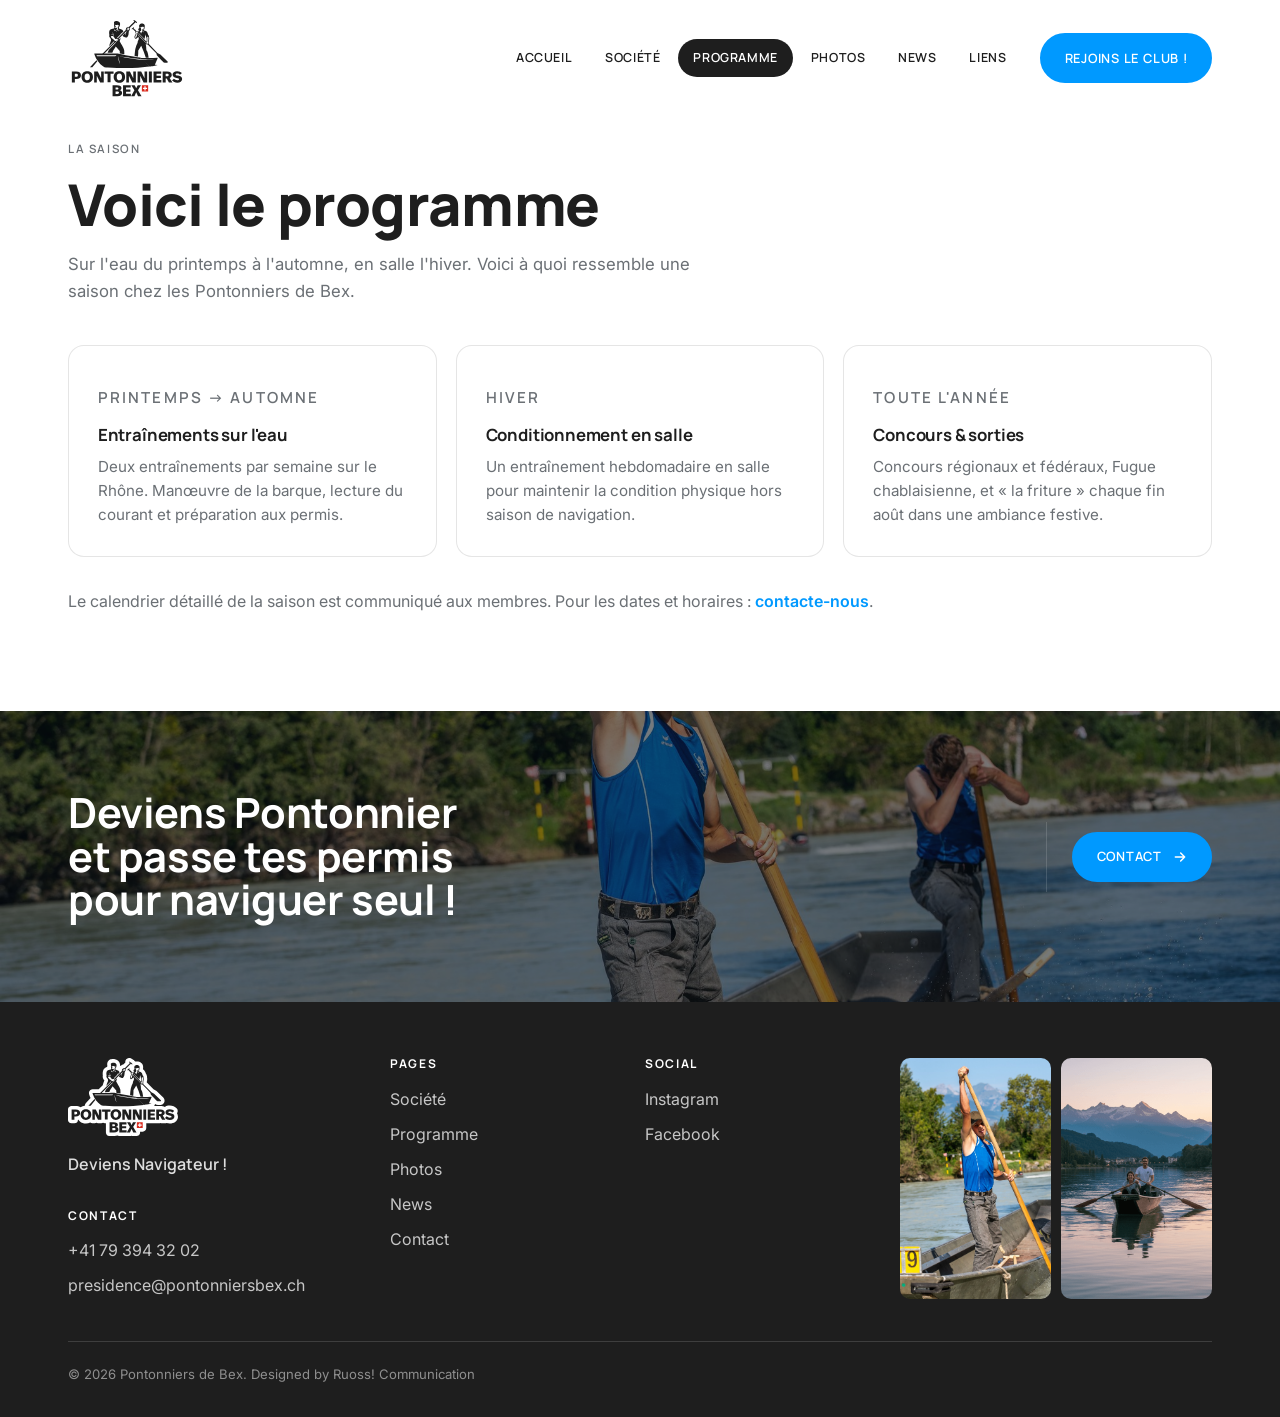
<file: programme.html>
<!DOCTYPE html>
<html lang="fr">
<head>
<meta charset="UTF-8">
<meta name="viewport" content="width=device-width, initial-scale=1.0">
<title>Programme | Pontonniers de Bex</title>
<meta name="description" content="Le programme des Pontonniers de Bex : entraînements sur le Rhône du printemps à l'automne, conditionnement en salle l'hiver, concours et sorties de la saison.">
<link rel="canonical" href="https://www.pontonniersbex.ch/programme">
<meta property="og:title" content="Programme | Pontonniers de Bex">
<meta property="og:description" content="Entraînements, concours et sorties de la saison des Pontonniers de Bex.">
<meta property="og:image" content="https://www.pontonniersbex.ch/assets/img/hero.jpg">
<link rel="icon" type="image/svg+xml" href="assets/img/logo.svg">
<link rel="preconnect" href="https://fonts.googleapis.com">
<link rel="preconnect" href="https://fonts.gstatic.com" crossorigin>
<link href="https://fonts.googleapis.com/css2?family=Inter:wght@400;500;600&family=Manrope:wght@500;600;700;800&family=Montserrat:wght@700;800;900&display=swap" rel="stylesheet">
<link rel="stylesheet" href="css/style.css">
</head>
<body>

<header class="nav">
  <div class="container nav__inner">
    <a class="nav__logo" href="./" aria-label="Pontonniers de Bex, accueil">
      <img src="assets/img/logo.svg" alt="Pontonniers de Bex">
    </a>
    <div class="nav__right">
      <nav class="nav__pill" id="menu">
        <a href="./">Accueil</a>
        <a href="societe">Société</a>
        <a href="programme" class="active">Programme</a>
        <a href="photos">Photos</a>
        <a href="news">News</a>
        <a href="liens">Liens</a>
        <a href="contact" class="pill-cta">Rejoins le Club !</a>
      </nav>
      <a href="contact" class="btn nav__cta-btn">Rejoins le Club !</a>
      <button class="nav__burger" id="burger" aria-label="Menu"><span></span><span></span><span></span></button>
    </div>
  </div>
</header>

<section class="pagehero--plain">
  <div class="container">
    <p class="eyebrow">La saison</p>
    <h1 class="t-man">Voici le programme</h1>
    <p class="lead">Sur l'eau du printemps à l'automne, en salle l'hiver. Voici à quoi ressemble une saison chez les Pontonniers de Bex.</p>
  </div>
</section>

<section class="section" style="padding-top:0">
  <div class="container">
    <div class="cardgrid">
      <div class="card reveal">
        <p class="eyebrow">Printemps → Automne</p>
        <h3>Entraînements sur l'eau</h3>
        <p>Deux entraînements par semaine sur le Rhône. Manœuvre de la barque, lecture du courant et préparation aux permis.</p>
      </div>
      <div class="card reveal">
        <p class="eyebrow">Hiver</p>
        <h3>Conditionnement en salle</h3>
        <p>Un entraînement hebdomadaire en salle pour maintenir la condition physique hors saison de navigation.</p>
      </div>
      <div class="card reveal">
        <p class="eyebrow">Toute l'année</p>
        <h3>Concours &amp; sorties</h3>
        <p>Concours régionaux et fédéraux, Fugue chablaisienne, et « la friture » chaque fin août dans une ambiance festive.</p>
      </div>
    </div>
    <p style="color:var(--muted);margin-top:2rem" class="reveal">Le calendrier détaillé de la saison est communiqué aux membres. Pour les dates et horaires : <a href="contact" style="color:var(--blue);font-weight:600">contacte-nous</a>.</p>
  </div>
</section>

<section class="cta">
  <div class="cta__bg"><img src="assets/img/boat-teal.jpg" alt=""></div>
  <div class="container cta__inner">
    <h2 class="cta__title reveal">Deviens Pontonnier et passe tes permis pour naviguer seul !</h2>
    <div class="cta__right reveal">
      <span class="cta__divider"></span>
      <a href="contact" class="btn">Contact
        <svg viewBox="0 0 24 24" fill="none" stroke="currentColor" stroke-width="2.2" stroke-linecap="round" stroke-linejoin="round"><path d="M5 12h14M13 6l6 6-6 6"/></svg>
      </a>
    </div>
  </div>
</section>

<footer class="footer">
  <div class="container">
    <div class="footer__top">
      <div class="footer__brand">
        <img src="assets/img/logo.svg" alt="Pontonniers de Bex">
        <p class="nav-tagline">Deviens Navigateur !</p>
        <div class="footer__contact">
          <h4>Contact</h4>
          <ul>
            <li><a href="tel:+41793943202">+41 79 394 32 02</a></li>
            <li><a href="mailto:presidence@pontonniersbex.ch">presidence@pontonniersbex.ch</a></li>
          </ul>
        </div>
      </div>
      <div>
        <h4>Pages</h4>
        <ul>
          <li><a href="societe">Société</a></li>
          <li><a href="programme">Programme</a></li>
          <li><a href="photos">Photos</a></li>
          <li><a href="news">News</a></li>
          <li><a href="contact">Contact</a></li>
        </ul>
      </div>
      <div>
        <h4>Social</h4>
        <ul>
          <li><a href="https://instagram.com" target="_blank" rel="noopener">Instagram</a></li>
          <li><a href="https://facebook.com" target="_blank" rel="noopener">Facebook</a></li>
        </ul>
      </div>
      <div class="footer__imgs">
        <img src="assets/img/boat-teal.jpg" alt="Barque sur une eau turquoise">
        <img src="assets/img/boat-sunset.jpg" alt="Barque au coucher de soleil">
      </div>
    </div>
    <div class="footer__bottom">© 2026 Pontonniers de Bex. Designed by Ruoss! Communication</div>
  </div>
</footer>

<script src="js/main.js"></script>
</body>
</html>
</file>
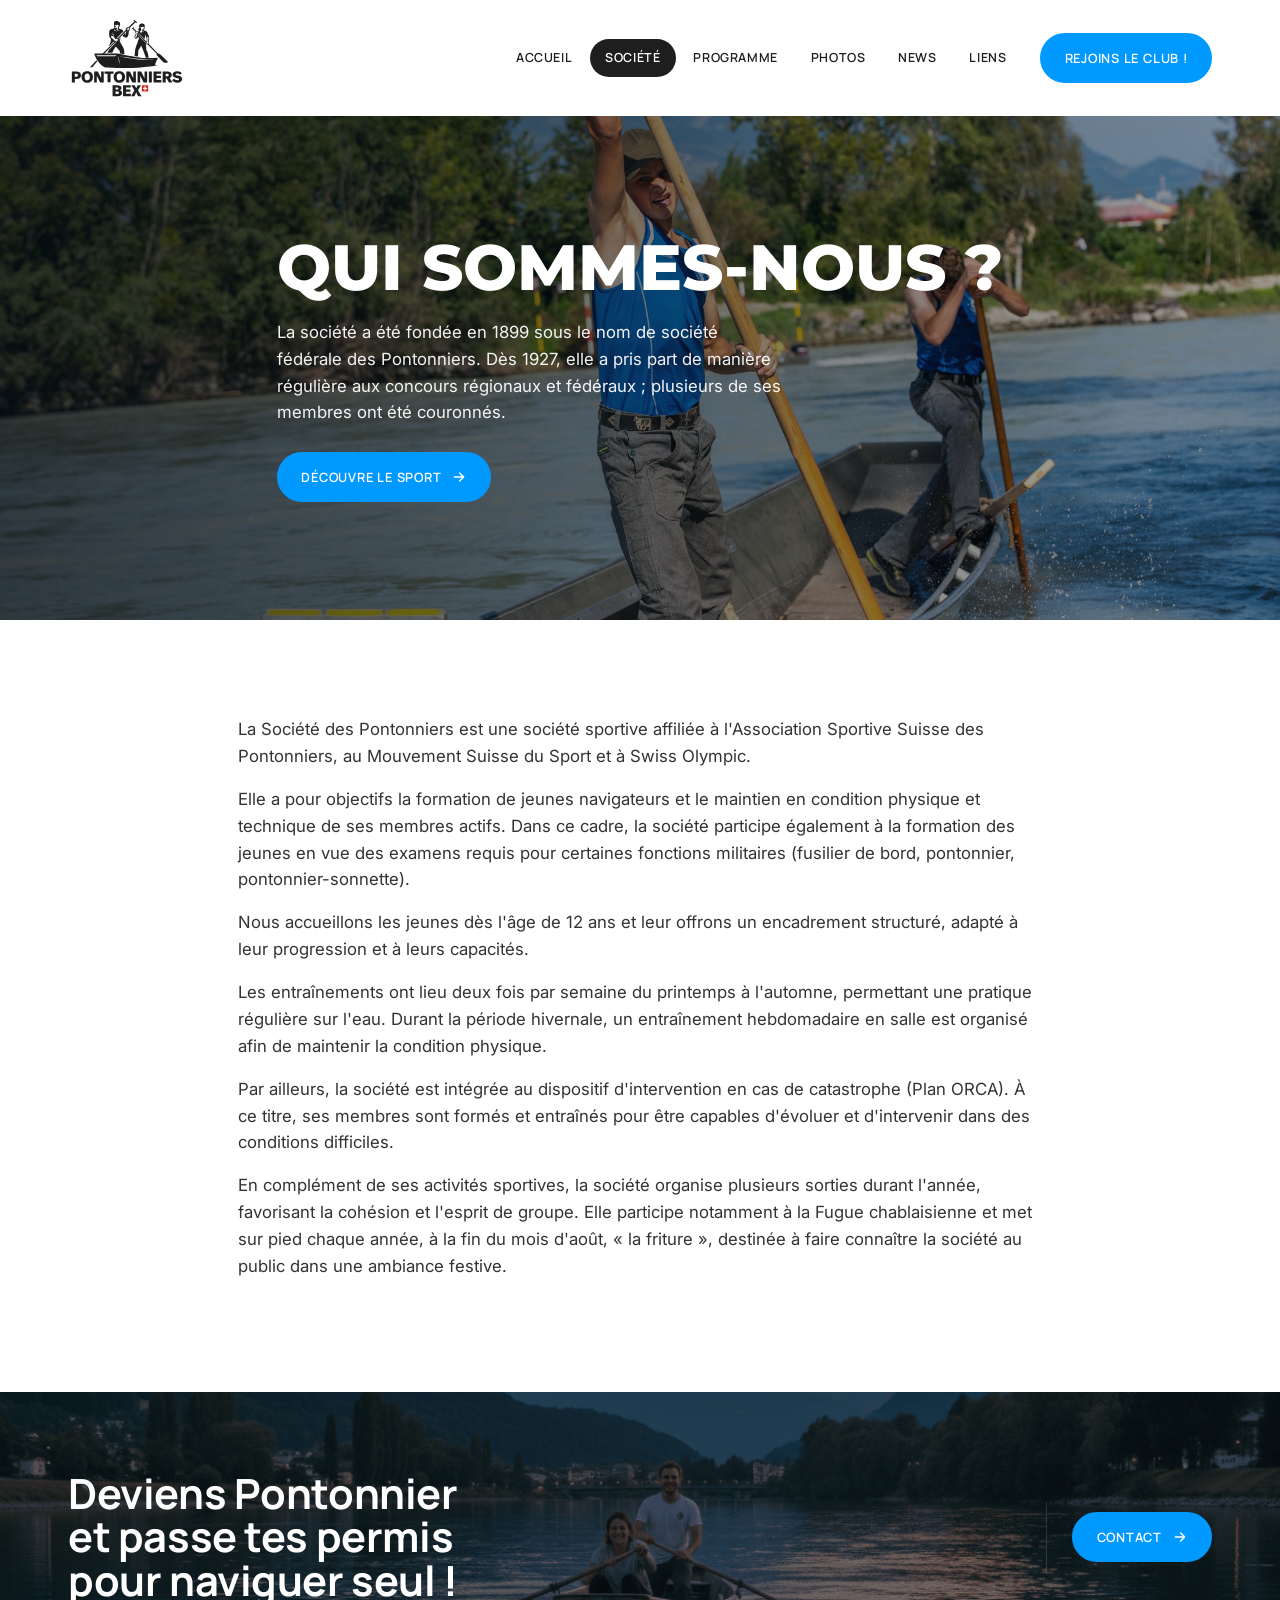
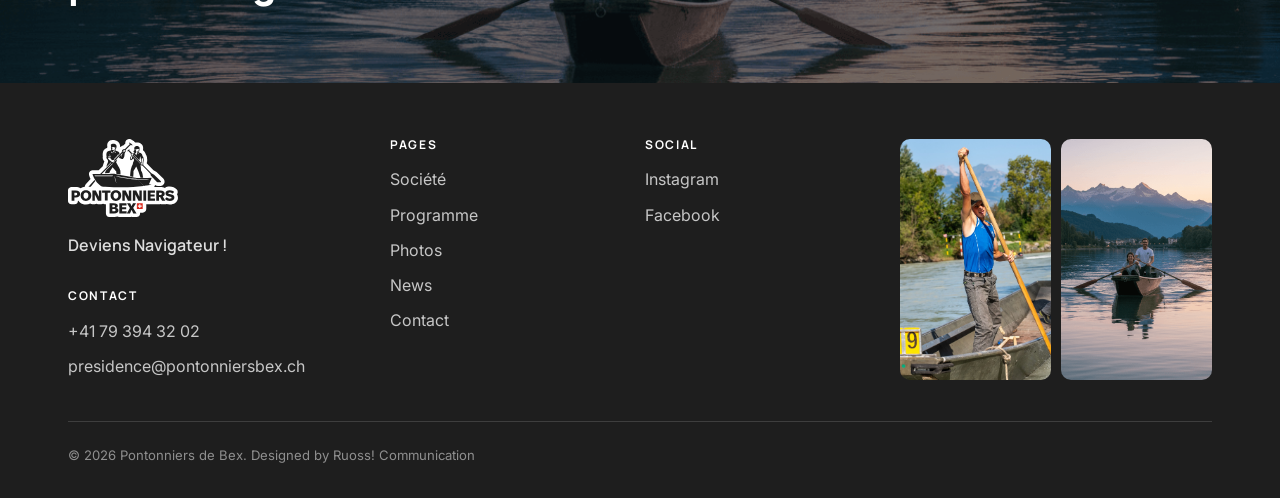
<file: societe.html>
<!DOCTYPE html>
<html lang="fr">
<head>
<meta charset="UTF-8">
<meta name="viewport" content="width=device-width, initial-scale=1.0">
<title>La Société | Pontonniers de Bex</title>
<meta name="description" content="La Société des Pontonniers de Bex, fondée en 1899 : formation de jeunes navigateurs dès 12 ans, entraînements sur le Rhône, Plan ORCA et vie de club dans le Chablais vaudois.">
<link rel="canonical" href="https://www.pontonniersbex.ch/societe">
<meta property="og:title" content="La Société | Pontonniers de Bex">
<meta property="og:description" content="Fondée en 1899 : formation de jeunes navigateurs, sport et vie de club sur le Rhône.">
<meta property="og:image" content="https://www.pontonniersbex.ch/assets/img/societe.jpg">
<link rel="icon" type="image/svg+xml" href="assets/img/logo.svg">
<link rel="preconnect" href="https://fonts.googleapis.com">
<link rel="preconnect" href="https://fonts.gstatic.com" crossorigin>
<link href="https://fonts.googleapis.com/css2?family=Inter:wght@400;500;600&family=Manrope:wght@500;600;700;800&family=Montserrat:wght@700;800;900&display=swap" rel="stylesheet">
<link rel="stylesheet" href="css/style.css">
</head>
<body>

<header class="nav">
  <div class="container nav__inner">
    <a class="nav__logo" href="./" aria-label="Pontonniers de Bex, accueil">
      <img src="assets/img/logo.svg" alt="Pontonniers de Bex">
    </a>
    <div class="nav__right">
      <nav class="nav__pill" id="menu">
        <a href="./">Accueil</a>
        <a href="societe" class="active">Société</a>
        <a href="programme">Programme</a>
        <a href="photos">Photos</a>
        <a href="news">News</a>
        <a href="liens">Liens</a>
        <a href="contact" class="pill-cta">Rejoins le Club !</a>
      </nav>
      <a href="contact" class="btn nav__cta-btn">Rejoins le Club !</a>
      <button class="nav__burger" id="burger" aria-label="Menu"><span></span><span></span><span></span></button>
    </div>
  </div>
</header>

<!-- PAGE HERO (image) -->
<section class="pagehero--img">
  <div class="pagehero__bg"><img src="assets/img/boat-teal.jpg" alt="Pontonniers en barque"></div>
  <div class="container">
    <h1 class="t-mont">Qui sommes-nous ?</h1>
    <p class="lead">La société a été fondée en 1899 sous le nom de société fédérale des Pontonniers. Dès 1927, elle a pris part de manière régulière aux concours régionaux et fédéraux ; plusieurs de ses membres ont été couronnés.</p>
    <a href="contact" class="btn" style="margin-top:1.6rem">Découvre le sport
      <svg viewBox="0 0 24 24" fill="none" stroke="currentColor" stroke-width="2.2" stroke-linecap="round" stroke-linejoin="round"><path d="M5 12h14M13 6l6 6-6 6"/></svg>
    </a>
  </div>
</section>

<!-- CONTENU -->
<section class="section">
  <div class="container prose reveal">
    <p>La Société des Pontonniers est une société sportive affiliée à l'Association Sportive Suisse des Pontonniers, au Mouvement Suisse du Sport et à Swiss Olympic.</p>
    <p>Elle a pour objectifs la formation de jeunes navigateurs et le maintien en condition physique et technique de ses membres actifs. Dans ce cadre, la société participe également à la formation des jeunes en vue des examens requis pour certaines fonctions militaires (fusilier de bord, pontonnier, pontonnier-sonnette).</p>
    <p>Nous accueillons les jeunes dès l'âge de 12 ans et leur offrons un encadrement structuré, adapté à leur progression et à leurs capacités.</p>
    <p>Les entraînements ont lieu deux fois par semaine du printemps à l'automne, permettant une pratique régulière sur l'eau. Durant la période hivernale, un entraînement hebdomadaire en salle est organisé afin de maintenir la condition physique.</p>
    <p>Par ailleurs, la société est intégrée au dispositif d'intervention en cas de catastrophe (Plan ORCA). À ce titre, ses membres sont formés et entraînés pour être capables d'évoluer et d'intervenir dans des conditions difficiles.</p>
    <p>En complément de ses activités sportives, la société organise plusieurs sorties durant l'année, favorisant la cohésion et l'esprit de groupe. Elle participe notamment à la Fugue chablaisienne et met sur pied chaque année, à la fin du mois d'août, « la friture », destinée à faire connaître la société au public dans une ambiance festive.</p>
  </div>
</section>

<!-- CTA -->
<section class="cta">
  <div class="cta__bg"><img src="assets/img/boat-sunset.jpg" alt=""></div>
  <div class="container cta__inner">
    <h2 class="cta__title reveal">Deviens Pontonnier et passe tes permis pour naviguer seul !</h2>
    <div class="cta__right reveal">
      <span class="cta__divider"></span>
      <a href="contact" class="btn">Contact
        <svg viewBox="0 0 24 24" fill="none" stroke="currentColor" stroke-width="2.2" stroke-linecap="round" stroke-linejoin="round"><path d="M5 12h14M13 6l6 6-6 6"/></svg>
      </a>
    </div>
  </div>
</section>

<footer class="footer">
  <div class="container">
    <div class="footer__top">
      <div class="footer__brand">
        <img src="assets/img/logo.svg" alt="Pontonniers de Bex">
        <p class="nav-tagline">Deviens Navigateur !</p>
        <div class="footer__contact">
          <h4>Contact</h4>
          <ul>
            <li><a href="tel:+41793943202">+41 79 394 32 02</a></li>
            <li><a href="mailto:presidence@pontonniersbex.ch">presidence@pontonniersbex.ch</a></li>
          </ul>
        </div>
      </div>
      <div>
        <h4>Pages</h4>
        <ul>
          <li><a href="societe">Société</a></li>
          <li><a href="programme">Programme</a></li>
          <li><a href="photos">Photos</a></li>
          <li><a href="news">News</a></li>
          <li><a href="contact">Contact</a></li>
        </ul>
      </div>
      <div>
        <h4>Social</h4>
        <ul>
          <li><a href="https://instagram.com" target="_blank" rel="noopener">Instagram</a></li>
          <li><a href="https://facebook.com" target="_blank" rel="noopener">Facebook</a></li>
        </ul>
      </div>
      <div class="footer__imgs">
        <img src="assets/img/boat-teal.jpg" alt="Barque sur une eau turquoise">
        <img src="assets/img/boat-sunset.jpg" alt="Barque au coucher de soleil">
      </div>
    </div>
    <div class="footer__bottom">© 2026 Pontonniers de Bex. Designed by Ruoss! Communication</div>
  </div>
</footer>

<script src="js/main.js"></script>
</body>
</html>
</file>
<file: css/style.css>
/* ===========================================================
   Pontonniers de Bex — style.css
   Reconstruction fidèle du site Framer. Vanilla, sans build.
   Designed by Ruoss! Communication
   =========================================================== */

:root {
  --blue:    #0099FF;   /* accent principal */
  --blue-d:  #0086E0;
  --ink:     #1E1E1E;   /* texte / sections sombres */
  --red:     #DA291C;   /* croix suisse (logo) */
  --white:   #FFFFFF;
  --muted:   #6B7075;
  --line:    rgba(0,0,0,.10);
  --line-d:  rgba(255,255,255,.14);

  --maxw: 1240px;
  --pad: clamp(1.25rem, 4vw, 3rem);
  --nav-h: 116px;
  --radius: 16px;
  --shadow: 0 12px 40px rgba(0,0,0,.10);

  --f-mont:  "Montserrat", system-ui, sans-serif;  /* titres punchy (uppercase) */
  --f-man:   "Manrope", system-ui, sans-serif;     /* titres doux, nav, boutons */
  --f-inter: "Inter", system-ui, sans-serif;       /* corps */
}

* { margin: 0; padding: 0; box-sizing: border-box; }
html { scroll-behavior: smooth; -webkit-text-size-adjust: 100%; }
body {
  font-family: var(--f-inter);
  color: var(--ink);
  background: var(--white);
  line-height: 1.6;
  font-size: 16px;
  overflow-x: hidden;
}
img { max-width: 100%; display: block; }
a { color: inherit; text-decoration: none; }

.container { max-width: var(--maxw); margin: 0 auto; padding-inline: var(--pad); }
.section { padding-block: clamp(3rem, 8vw, 6rem); }

/* titres */
h1, h2, h3, h4 { line-height: 1.05; letter-spacing: -.01em; text-wrap: balance; }
.t-mont { font-family: var(--f-mont); font-weight: 800; text-transform: uppercase; letter-spacing: 0; }
.t-man  { font-family: var(--f-man);  font-weight: 800; }

.eyebrow {
  font-family: var(--f-man); font-weight: 600; text-transform: uppercase;
  letter-spacing: .14em; font-size: .72rem; color: var(--muted); margin-bottom: 1rem;
}
.eyebrow--pill {
  display: inline-block; background: var(--white); color: var(--ink);
  padding: .45rem .9rem; border-radius: 999px; margin-bottom: 1.4rem;
  font-size: .68rem; letter-spacing: .12em;
}

/* ---------- Boutons ---------- */
.btn {
  display: inline-flex; align-items: center; gap: .6rem;
  font-family: var(--f-man); font-weight: 600; font-size: .8rem;
  text-transform: uppercase; letter-spacing: .06em;
  padding: .8rem 1.4rem; border-radius: 999px;
  background: var(--blue); color: var(--white); border: 2px solid var(--blue);
  cursor: pointer; transition: background .2s ease, border-color .2s ease, transform .2s ease, color .2s ease;
}
.btn:hover { background: var(--blue-d); border-color: var(--blue-d); transform: translateY(-2px); }
.btn svg { width: 16px; height: 16px; }
.btn--ghost { background: transparent; border-color: var(--white); color: var(--white); }
.btn--ghost:hover { background: var(--white); color: var(--ink); border-color: var(--white); }
.btn--dark { background: var(--ink); border-color: var(--ink); }
.btn--dark:hover { background: #000; border-color: #000; }

/* ---------- Nav ---------- */
.nav {
  position: fixed; top: 0; left: 0; right: 0; z-index: 100;
  padding: 1rem 0; transition: background .3s ease, box-shadow .3s ease, padding .3s ease;
}
.nav.scrolled { background: var(--white); box-shadow: 0 1px 0 var(--line); padding: .55rem 0; }
.nav__inner { display: flex; align-items: center; justify-content: space-between; gap: 1.5rem; }
.nav__logo { display: block; }
.nav__logo img { height: 84px; width: auto; transition: height .3s ease; }
.nav.scrolled .nav__logo img { height: 64px; }

.nav__right { display: flex; align-items: center; gap: .8rem; }
.nav__pill {
  display: flex; align-items: center; gap: .15rem;
  background: rgba(255,255,255,.96); border-radius: 999px; padding: .35rem;
}
.nav.scrolled .nav__pill { background: transparent; }
.nav__pill a {
  font-family: var(--f-man); font-weight: 600; font-size: .78rem;
  text-transform: uppercase; letter-spacing: .05em; color: var(--ink);
  padding: .55rem .95rem; border-radius: 999px; transition: background .2s, color .2s;
}
.nav__pill a:hover { color: var(--blue); }
.nav__pill a.active { background: var(--ink); color: var(--white); }
.nav__pill a.active:hover { color: var(--white); }
.nav__pill .pill-cta { display: none; }

.nav__burger {
  display: none; background: none; border: none; cursor: pointer;
  width: 44px; height: 44px; flex-direction: column; gap: 5px; align-items: center; justify-content: center;
}
.nav__burger span { width: 24px; height: 2px; background: var(--ink); transition: .3s; }
body.home .nav:not(.scrolled) .nav__burger span { background: var(--white); }
.nav__burger.open span:nth-child(1) { transform: translateY(7px) rotate(45deg); }
.nav__burger.open span:nth-child(2) { opacity: 0; }
.nav__burger.open span:nth-child(3) { transform: translateY(-7px) rotate(-45deg); }

@media (max-width: 940px) {
  .nav__pill {
    position: fixed; inset: 0 0 0 auto; width: min(330px, 82vw); border-radius: 0;
    background: var(--white); flex-direction: column; align-items: flex-start;
    gap: .4rem; padding: 6rem 1.6rem 2rem; transform: translateX(100%);
    transition: transform .35s cubic-bezier(.4,0,.2,1); box-shadow: var(--shadow);
  }
  .nav__pill.open { transform: translateX(0); }
  .nav__pill a { font-size: 1rem; width: 100%; }
  .nav__pill .pill-cta { display: inline-block; background: var(--blue); color: #fff; margin-top: .6rem; }
  .nav__pill .pill-cta:hover { color: #fff; }
  .nav__cta-btn { display: none !important; }
  .nav__burger { display: flex; }
}

/* ---------- Hero (home) ---------- */
.hero { position: relative; min-height: 100vh; display: flex; align-items: center; color: var(--white); overflow: hidden; }
.hero__bg { position: absolute; inset: 0; z-index: -2; }
.hero__bg img { width: 100%; height: 100%; object-fit: cover; }
.hero::after { content:""; position:absolute; inset:0; z-index:-1;
  background: linear-gradient(90deg, rgba(8,16,22,.72) 0%, rgba(8,16,22,.45) 45%, rgba(8,16,22,.15) 100%); }
.hero__inner { padding-top: var(--nav-h); max-width: 720px; }
.hero h1 { font-size: clamp(2.6rem, 7vw, 5.4rem); }
.hero p { font-family: var(--f-inter); font-size: clamp(1rem, 1.8vw, 1.15rem); max-width: 30ch; margin: 1.3rem 0 2rem; opacity: .95; }

/* ---------- Page hero ---------- */
.pagehero--plain { padding-top: calc(var(--nav-h) + 1.5rem); padding-bottom: clamp(1.5rem, 4vw, 2.5rem); }
.pagehero--plain h1 { font-size: clamp(2rem, 5.5vw, 3.6rem); }
.pagehero--plain .lead { color: var(--muted); margin-top: 1rem; max-width: 60ch; font-size: 1.05rem; }

.pagehero--img {
  position: relative; margin-top: var(--nav-h); min-height: 56vh;
  display: flex; align-items: center; color: var(--white); overflow: hidden;
  padding-block: clamp(2.5rem, 6vw, 4.5rem);
}
.pagehero--img .pagehero__bg { position: absolute; inset: 0; z-index: -2; }
.pagehero--img .pagehero__bg img { width: 100%; height: 100%; object-fit: cover; }
.pagehero--img::after { content:""; position:absolute; inset:0; z-index:-1;
  background: linear-gradient(90deg, rgba(8,16,22,.75), rgba(8,16,22,.35)); }
.pagehero--img h1 { font-size: clamp(2rem, 6vw, 4rem); }
.pagehero--img .lead { max-width: 46ch; margin-top: 1.1rem; opacity: .95; font-size: 1.05rem; }

/* ---------- Stats ---------- */
.stats__grid { display: grid; grid-template-columns: repeat(3, 1fr); }
.stat { padding: 1rem 2rem; }
.stat + .stat { border-left: 1px solid var(--line); }
.stat__big { font-family: var(--f-man); font-weight: 800; font-size: clamp(1.6rem, 3vw, 2.3rem); color: var(--ink); }
.stat__sub { color: var(--muted); margin-top: .3rem; font-size: .95rem; }
@media (max-width: 680px) {
  .stats__grid { grid-template-columns: 1fr; gap: 1.5rem; }
  .stat { padding: 1rem 0; } .stat + .stat { border-left: 0; border-top: 1px solid var(--line); padding-top: 1.5rem; }
}

/* ---------- Prose ---------- */
.prose { max-width: 900px; }
.prose p { color: #333; margin-bottom: 1rem; font-size: 1.05rem; }

/* ---------- CTA band ---------- */
.cta { position: relative; color: var(--white); overflow: hidden; }
.cta__bg { position: absolute; inset: 0; z-index: -2; }
.cta__bg img { width: 100%; height: 100%; object-fit: cover; }
.cta::after { content:""; position:absolute; inset:0; z-index:-1; background: rgba(8,16,22,.55); }
.cta__inner { display: flex; align-items: center; justify-content: space-between; gap: 2rem; padding-block: clamp(3rem, 7vw, 5rem); }
.cta__title { font-family: var(--f-man); font-weight: 700; font-size: clamp(1.6rem, 4vw, 2.6rem); max-width: 18ch; }
.cta__right { display: flex; align-items: center; gap: 1.6rem; flex: none; }
.cta__divider { width: 1px; height: 70px; background: var(--line-d); }
@media (max-width: 780px) {
  .cta__inner { flex-direction: column; align-items: flex-start; }
  .cta__divider { display: none; }
}

/* ---------- Galerie ---------- */
.gallery { display: grid; grid-template-columns: repeat(4, 1fr); gap: 10px; }
.gallery img { width: 100%; aspect-ratio: 1/1; object-fit: cover; border-radius: 6px; cursor: pointer; transition: filter .3s, transform .3s; }
.gallery img:hover { filter: brightness(1.05); transform: scale(1.01); }
@media (max-width: 900px) { .gallery { grid-template-columns: repeat(3, 1fr); } }
@media (max-width: 560px) { .gallery { grid-template-columns: repeat(2, 1fr); } }

.lightbox { position: fixed; inset: 0; z-index: 200; background: rgba(8,12,14,.95); display: none; align-items: center; justify-content: center; padding: 2rem; }
.lightbox.open { display: flex; }
.lightbox img { max-width: 92vw; max-height: 88vh; border-radius: 6px; object-fit: contain; }
.lightbox__close, .lightbox__nav {
  position: absolute; background: rgba(255,255,255,.12); border: none; color: #fff;
  width: 52px; height: 52px; border-radius: 50%; cursor: pointer; font-size: 1.6rem;
  display: flex; align-items: center; justify-content: center; transition: background .2s;
}
.lightbox__close:hover, .lightbox__nav:hover { background: rgba(255,255,255,.28); }
.lightbox__close { top: 1.2rem; right: 1.2rem; }
.lightbox__nav.prev { left: 1.2rem; top: 50%; transform: translateY(-50%); }
.lightbox__nav.next { right: 1.2rem; top: 50%; transform: translateY(-50%); }

/* ---------- Article (news) ---------- */
.article { max-width: 760px; margin: 0 auto; }
.article h2 { font-family: var(--f-man); font-weight: 700; font-size: clamp(1.4rem, 3vw, 1.9rem); margin: 2.4rem 0 .8rem; }
.article h3 { font-family: var(--f-man); font-weight: 700; font-size: 1.15rem; margin: 1.6rem 0 .4rem; }
.article p { color: #333; margin-bottom: 1rem; }
.article img { border-radius: var(--radius); margin: 1.6rem 0; }
.article ul { color: #333; margin: 0 0 1rem 1.2rem; } .article li { margin-bottom: .4rem; }
.article a { color: var(--blue); text-decoration: underline; word-break: break-word; }

/* ---------- Cartes liens / programme ---------- */
.cardgrid { display: grid; grid-template-columns: repeat(auto-fit, minmax(250px, 1fr)); gap: 1.2rem; }
.card { display: block; background: #fff; border: 1px solid var(--line); border-radius: var(--radius); padding: 1.8rem; transition: transform .25s, box-shadow .25s; }
a.card:hover { transform: translateY(-4px); box-shadow: var(--shadow); }
.card h3 { font-family: var(--f-man); font-weight: 700; font-size: 1.05rem; }
.card p { color: var(--muted); margin-top: .7rem; font-size: .95rem; }
.card .more { color: var(--blue); font-family: var(--f-man); font-weight: 600; font-size: .85rem; display: inline-flex; gap: .35rem; margin-top: 1.1rem; }

/* ---------- Contact ---------- */
.contact-rows { display: flex; flex-direction: column; gap: 1.1rem; margin-top: 1.5rem; }
.contact-rows .row { display: flex; align-items: center; gap: .9rem; font-size: 1.1rem; }
.contact-rows .row b { font-family: var(--f-man); min-width: 90px; }
.contact-rows svg { width: 22px; height: 22px; color: var(--blue); flex: none; }

/* ---------- Footer ---------- */
.footer { background: var(--ink); color: rgba(255,255,255,.75); padding-block: 3.5rem 2rem; }
.footer__top { display: grid; grid-template-columns: 1.3fr 1fr 1fr 1.4fr; gap: 2rem; }
.footer__brand img { height: 78px; margin-bottom: 1rem; }
.footer__brand .nav-tagline { color: rgba(255,255,255,.85); font-family: var(--f-man); font-weight: 600; }
.footer__contact { margin-top: 2rem; }
.footer h4 { font-family: var(--f-man); font-size: .75rem; text-transform: uppercase; letter-spacing: .14em; color: #fff; margin-bottom: 1rem; }
.footer ul { list-style: none; display: flex; flex-direction: column; gap: .6rem; }
.footer a:hover { color: #fff; }
.footer__imgs { display: grid; grid-template-columns: 1fr 1fr; gap: 10px; }
.footer__imgs img { border-radius: 10px; aspect-ratio: 3/4; object-fit: cover; height: 100%; }
.footer__bottom { margin-top: 2.6rem; padding-top: 1.4rem; border-top: 1px solid var(--line-d); font-size: .82rem; color: rgba(255,255,255,.5); }
@media (max-width: 900px) {
  .footer__top { grid-template-columns: 1fr 1fr; }
  .footer__imgs { grid-column: 1 / -1; max-width: 420px; }
}
@media (max-width: 560px) { .footer__top { grid-template-columns: 1fr; } }

/* ---------- Reveal ---------- */
.reveal { opacity: 0; transform: translateY(26px); transition: opacity .7s ease, transform .7s ease; }
.reveal.in { opacity: 1; transform: none; }
@media (prefers-reduced-motion: reduce) { .reveal { opacity: 1; transform: none; transition: none; } html { scroll-behavior: auto; } }
</file>
